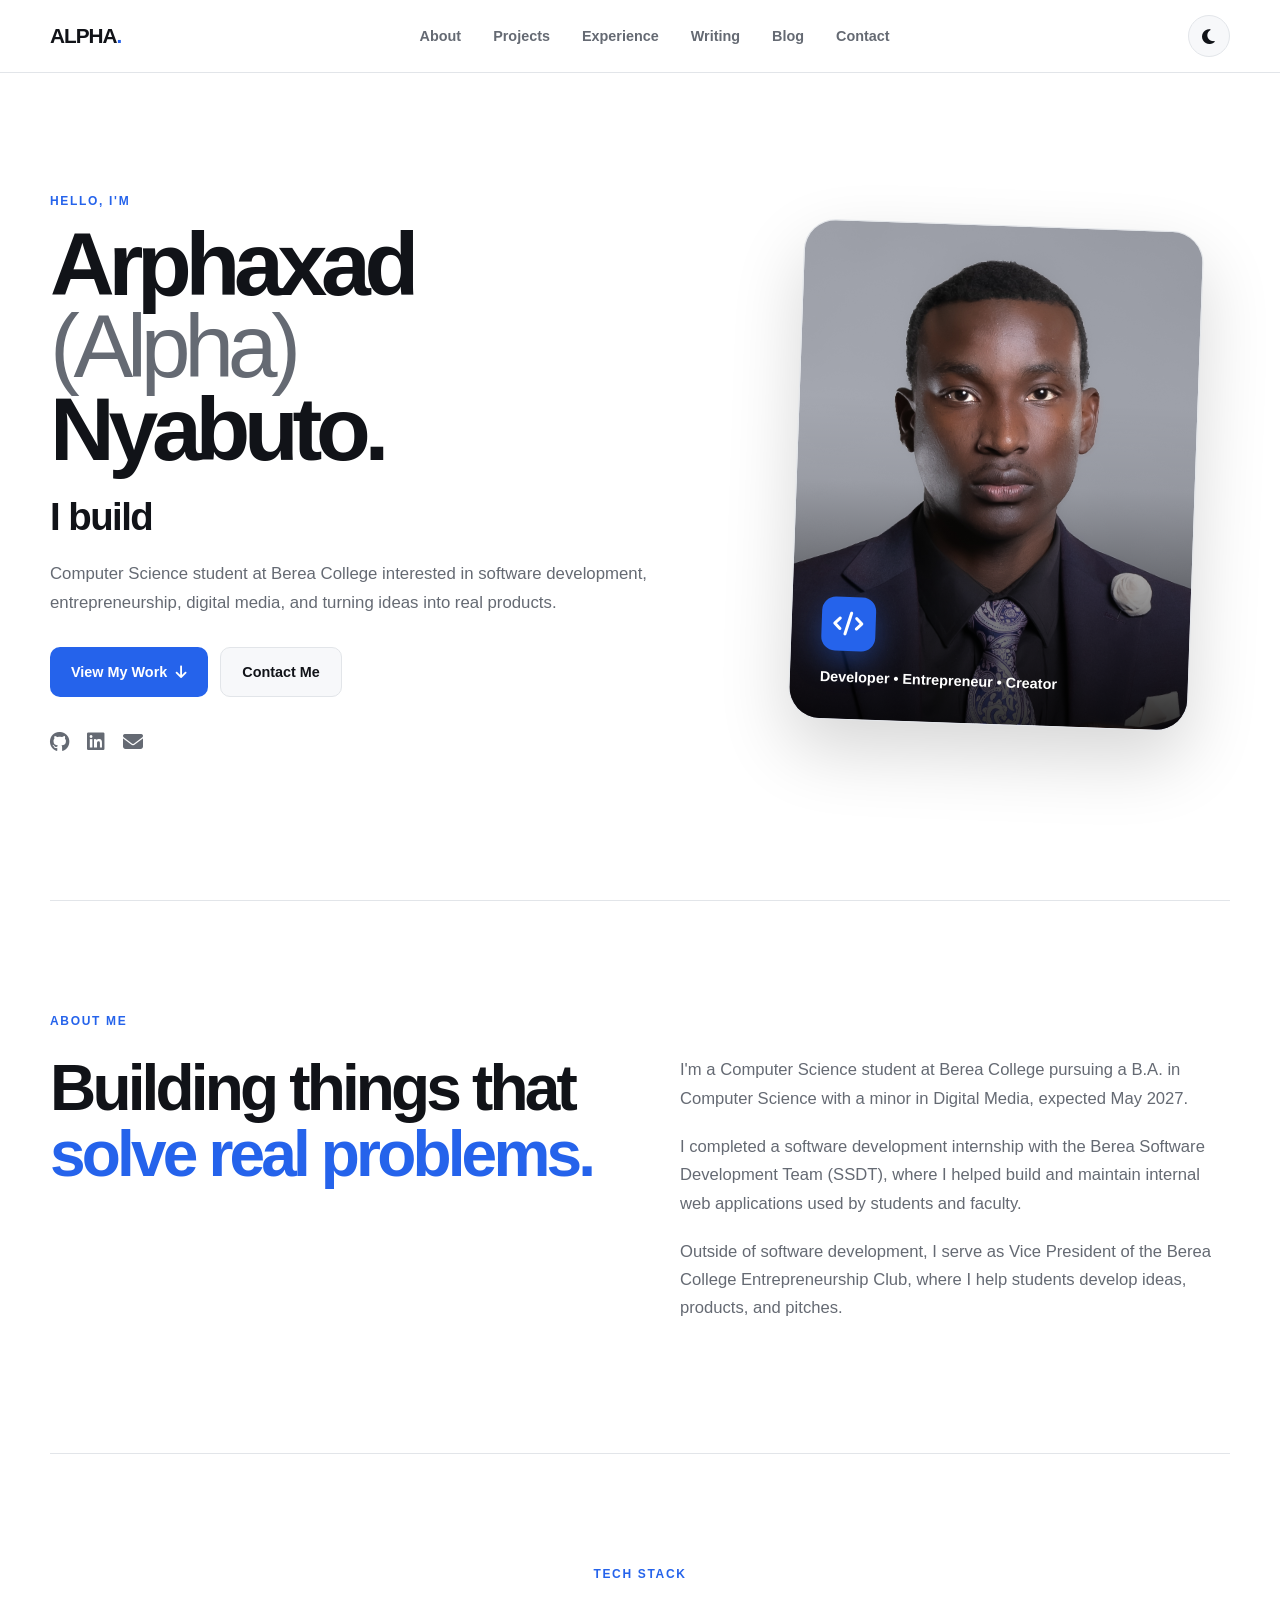
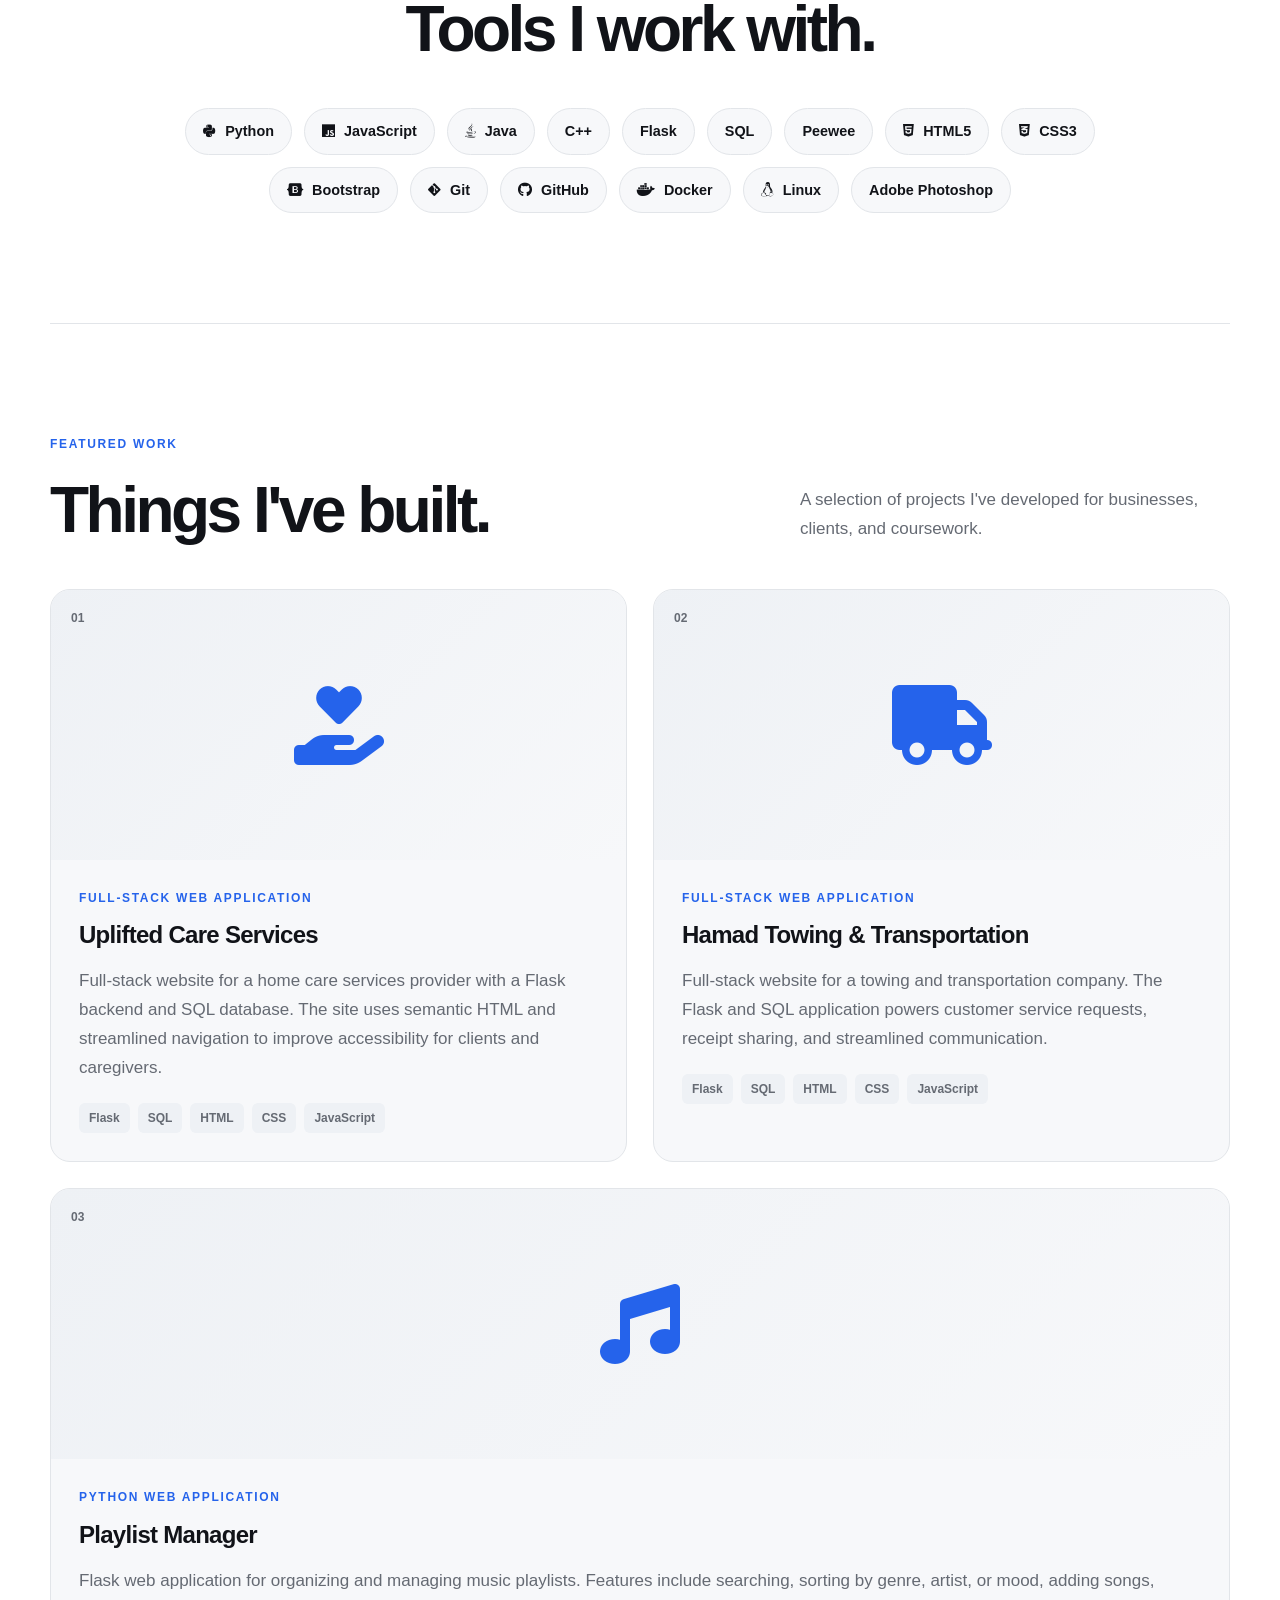
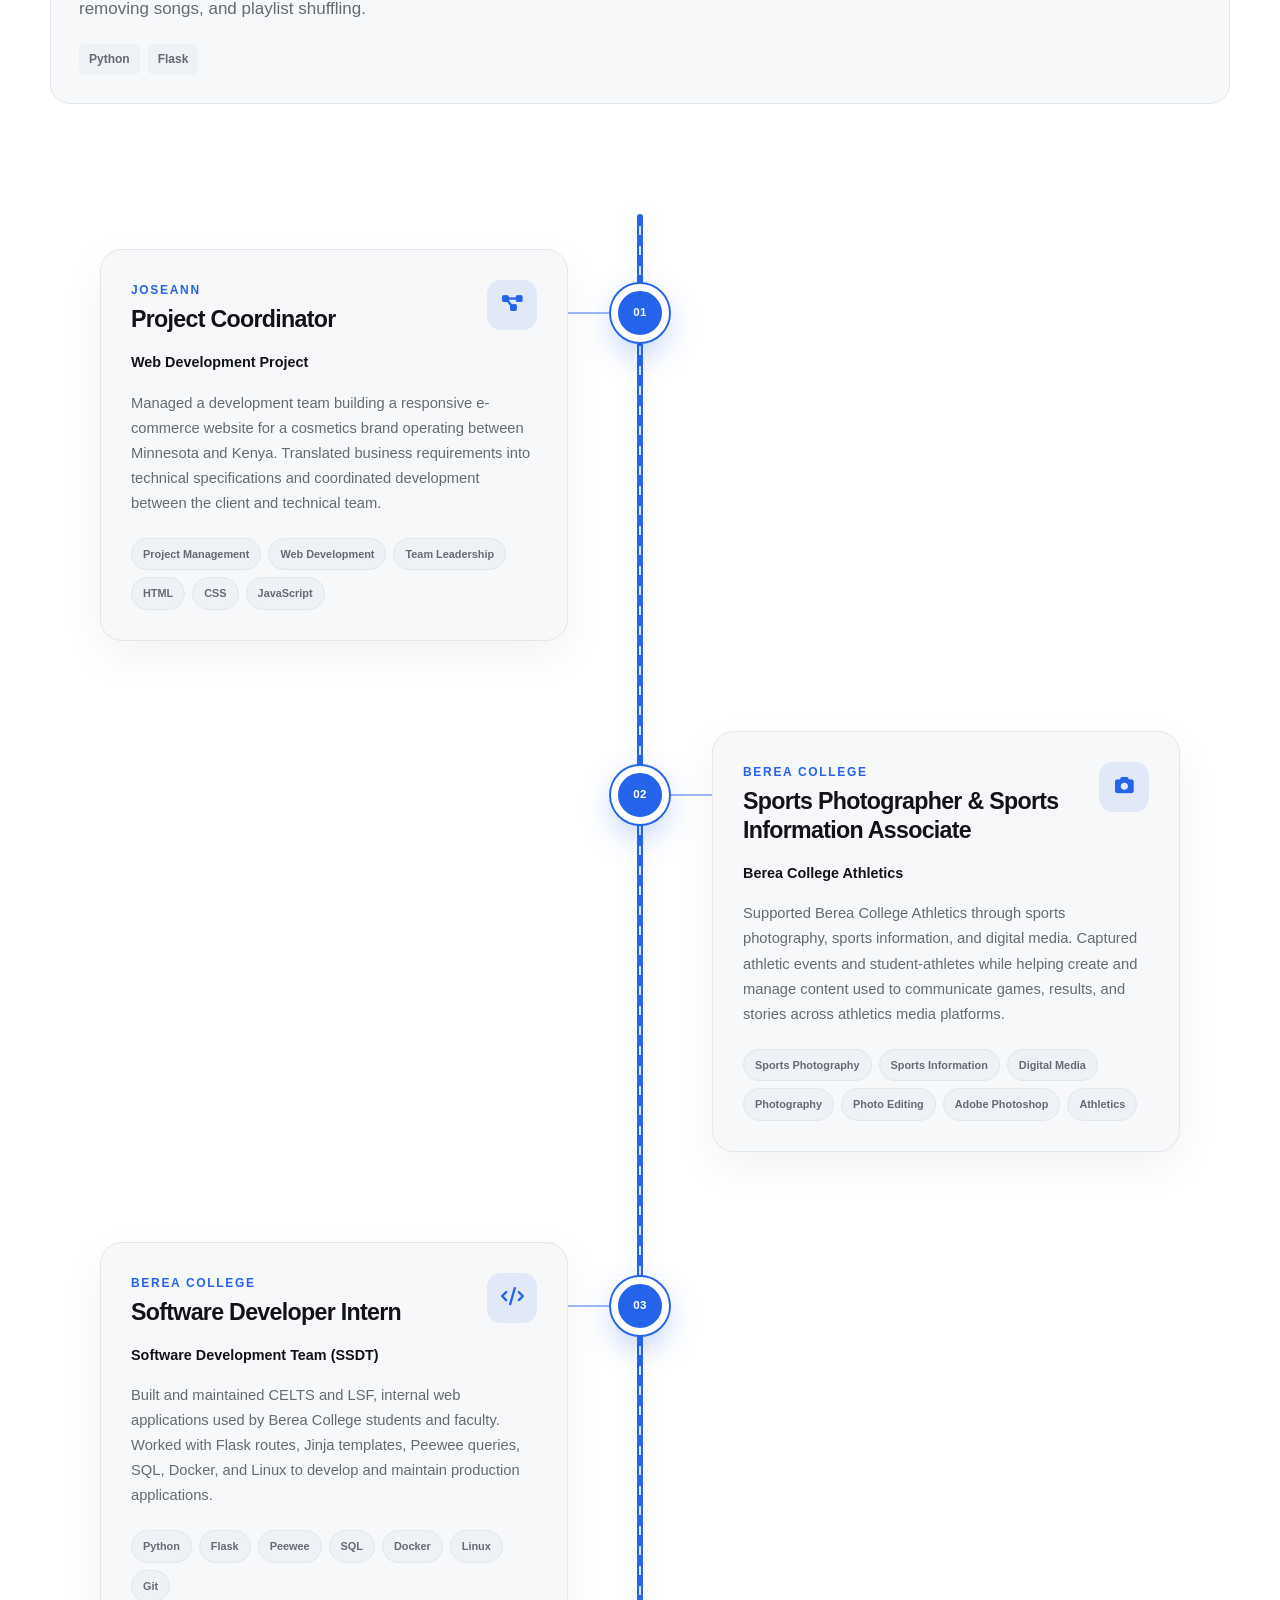
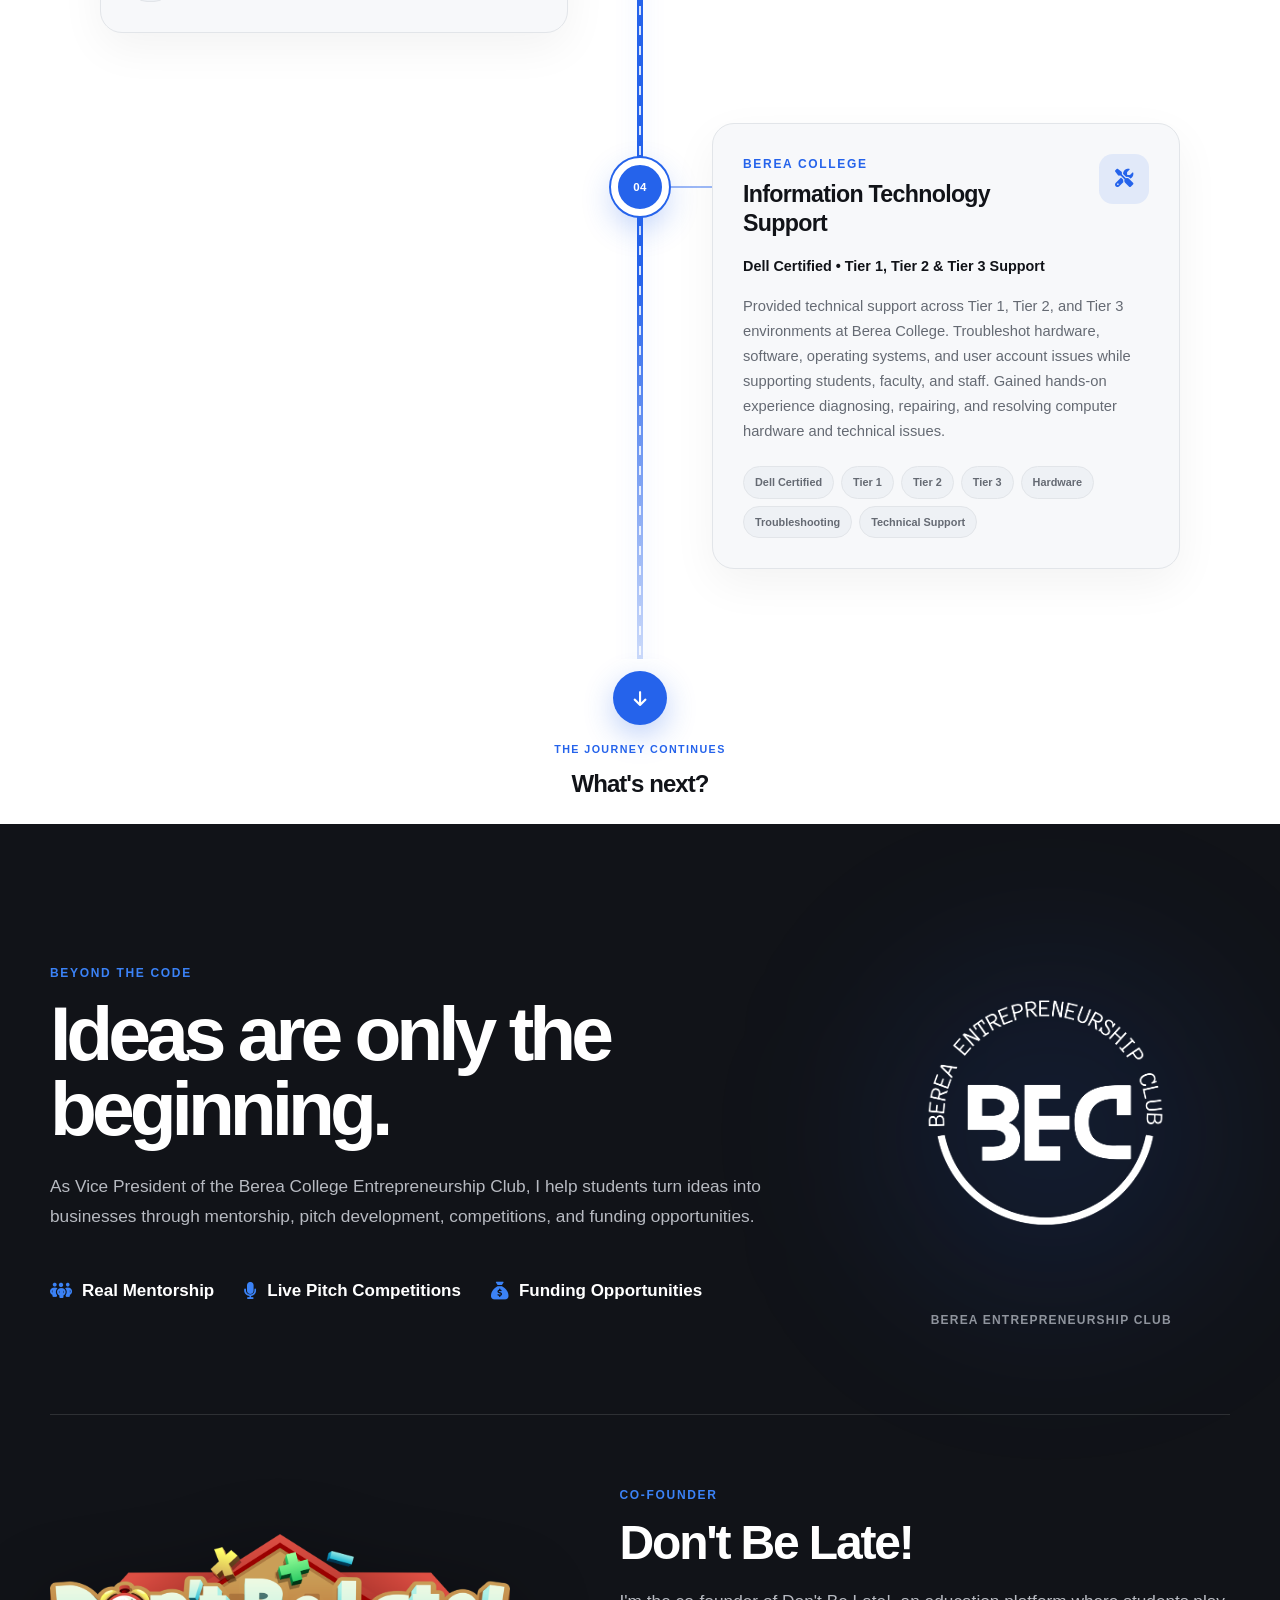
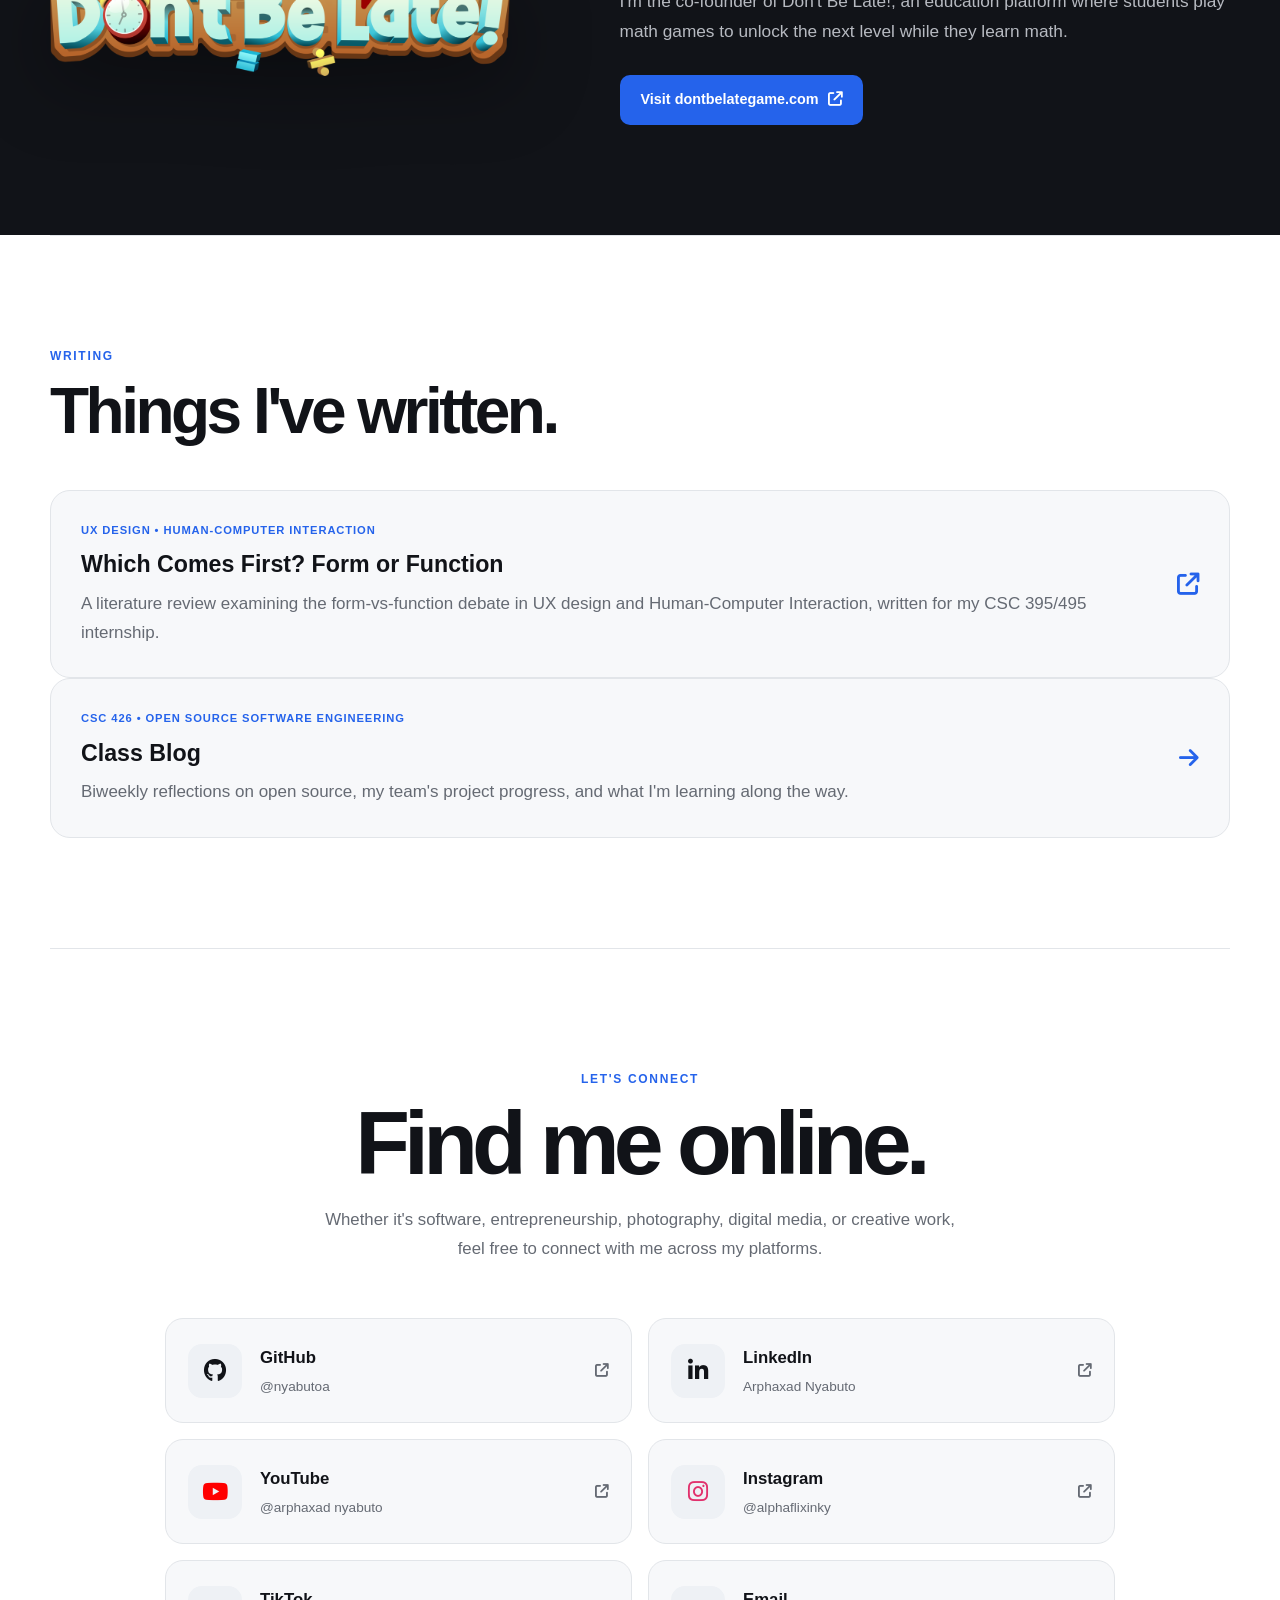
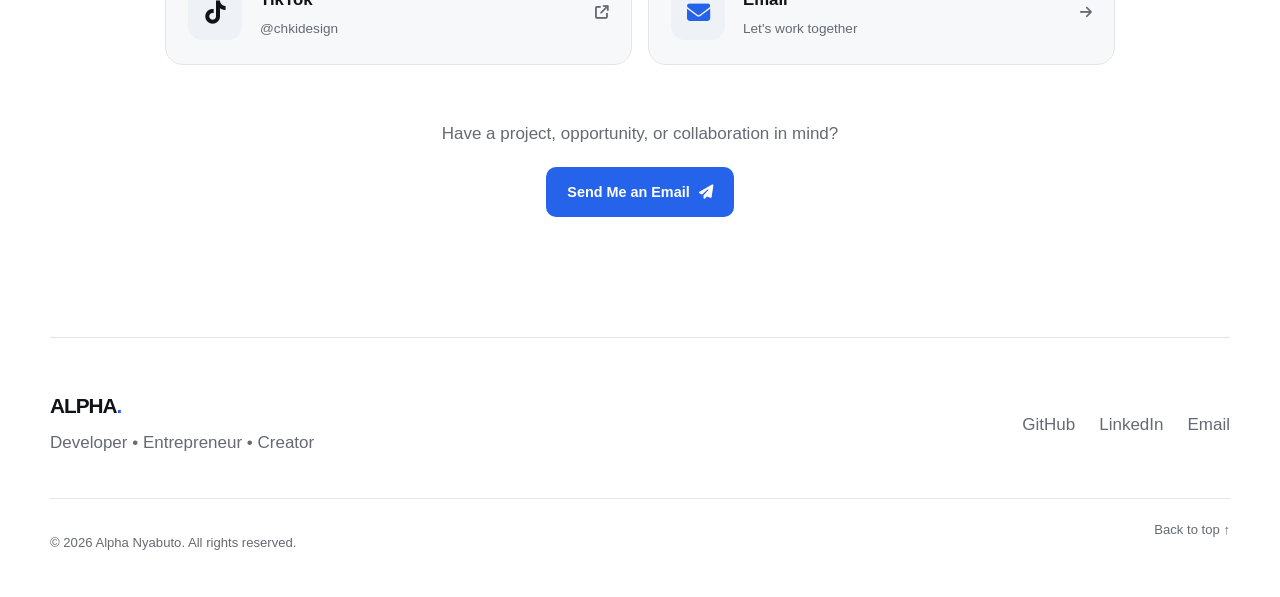
<file: index.html>
<!DOCTYPE html>
<html lang="en">

<head>
  <meta charset="UTF-8">
  <meta name="viewport" content="width=device-width, initial-scale=1.0">

  <meta
    name="description"
    content="Portfolio of Alpha Nyabuto, Computer Science student at Berea College, software developer, entrepreneur, and digital creator."
  >

  <title>Alpha Nyabuto | Developer & Creator</title>

  <link rel="stylesheet" href="style.css">

  <!-- Font Awesome -->
  <link
    rel="stylesheet"
    href="https://cdnjs.cloudflare.com/ajax/libs/font-awesome/6.5.2/css/all.min.css"
  >
</head>

<body>

  <!-- ================= NAVIGATION ================= -->

  <nav class="navbar">

    <div class="nav-container">

      <a href="#home" class="logo">
        ALPHA<span>.</span>
      </a>

      <div class="nav-links">
        <a href="#about">About</a>
        <a href="#projects">Projects</a>
        <a href="#experience">Experience</a>
        <a href="#writing">Writing</a>
        <a href="blog/index.html">Blog</a>
        <a href="#contact">Contact</a>
      </div>

      <button
        id="theme-toggle"
        aria-label="Toggle dark mode"
      >
        <i class="fa-solid fa-moon"></i>
      </button>

    </div>

  </nav>


  <!-- ================= HERO ================= -->

  <header class="hero" id="home">

    <div class="hero-content">

      <!-- LEFT -->

      <div class="hero-text">

        <p class="eyebrow">
          HELLO, I'M
        </p>

        <h1>
          Arphaxad
          <span>(Alpha)</span>
          Nyabuto.
        </h1>

        <h2>
          I build
          <span id="changing-text">
            software.
          </span>
        </h2>

        <p class="hero-description">
          Computer Science student at Berea College interested in
          software development, entrepreneurship, digital media,
          and turning ideas into real products.
        </p>

        <div class="hero-buttons">

          <a
            href="#projects"
            class="btn primary-btn"
          >
            View My Work
            <i class="fa-solid fa-arrow-down"></i>
          </a>

          <a
            href="#contact"
            class="btn secondary-btn"
          >
            Contact Me
          </a>

        </div>


        <div class="hero-socials">

          <a
            href="https://github.com/nyabutoa"
            target="_blank"
            rel="noopener noreferrer"
            aria-label="GitHub"
          >
            <i class="fa-brands fa-github"></i>
          </a>

          <a
            href="https://www.linkedin.com/in/arphaxad-nyabuto-2800401a0/"
            target="_blank"
            rel="noopener noreferrer"
            aria-label="LinkedIn"
          >
            <i class="fa-brands fa-linkedin"></i>
          </a>

          <a
            href="mailto:naybutoarpha768@gmail.com"
            aria-label="Email"
          >
            <i class="fa-solid fa-envelope"></i>
          </a>

        </div>

      </div>


      <!-- RIGHT / PROFILE -->

      <div class="hero-image">

        <div class="profile-card">

          <img
            src="profile.jpg"
            alt="Portrait of Alpha Nyabuto"
            class="profile-photo"
          >

          <div class="profile-overlay"></div>

          <div class="profile-card-content">

            <div class="code-icon">
              <i class="fa-solid fa-code"></i>
            </div>

            <p>
              Developer • Entrepreneur • Creator
            </p>

          </div>

        </div>

      </div>

    </div>

  </header>


  <main>

    <!-- ================= ABOUT ================= -->

    <section
      id="about"
      class="section reveal"
    >

      <p class="section-label">
        ABOUT ME
      </p>

      <div class="about-grid">

        <h2>
          Building things that
          <span>
            solve real problems.
          </span>
        </h2>


        <div class="about-content">

          <p>
            I'm a Computer Science student at Berea College pursuing
            a B.A. in Computer Science with a minor in Digital Media,
            expected May 2027.
          </p>

          <p>
            I completed a software development internship with the
            Berea Software Development Team (SSDT), where I helped
            build and maintain internal web applications used by
            students and faculty.
          </p>

          <p>
            Outside of software development, I serve as Vice President
            of the Berea College Entrepreneurship Club, where I help
            students develop ideas, products, and pitches.
          </p>

        </div>

      </div>

    </section>


    <!-- ================= SKILLS ================= -->

    <section class="section skills-section reveal">

      <p class="section-label">
        TECH STACK
      </p>

      <h2 class="section-title">
        Tools I work with.
      </h2>

      <div class="skill-container">

        <span>
          <i class="fa-brands fa-python"></i>
          Python
        </span>

        <span>
          <i class="fa-brands fa-js"></i>
          JavaScript
        </span>

        <span>
          <i class="fa-brands fa-java"></i>
          Java
        </span>

        <span>C++</span>
        <span>Flask</span>
        <span>SQL</span>
        <span>Peewee</span>

        <span>
          <i class="fa-brands fa-html5"></i>
          HTML5
        </span>

        <span>
          <i class="fa-brands fa-css3-alt"></i>
          CSS3
        </span>

        <span>
          <i class="fa-brands fa-bootstrap"></i>
          Bootstrap
        </span>

        <span>
          <i class="fa-brands fa-git-alt"></i>
          Git
        </span>

        <span>
          <i class="fa-brands fa-github"></i>
          GitHub
        </span>

        <span>
          <i class="fa-brands fa-docker"></i>
          Docker
        </span>

        <span>
          <i class="fa-brands fa-linux"></i>
          Linux
        </span>

        <span>
          Adobe Photoshop
        </span>

      </div>

    </section>


    <!-- ================= PROJECTS ================= -->

    <section
      id="projects"
      class="section reveal"
    >

      <p class="section-label">
        FEATURED WORK
      </p>

      <div class="section-heading">

        <h2 class="section-title">
          Things I've built.
        </h2>

        <p>
          A selection of projects I've developed for businesses,
          clients, and coursework.
        </p>

      </div>


      <div class="project-grid">

        <!-- PROJECT 1 -->

        <article class="project-card">

          <div class="project-image">

            <span class="project-number">
              01
            </span>

            <i class="fa-solid fa-hand-holding-heart"></i>

          </div>

          <div class="project-info">

            <p class="project-type">
              FULL-STACK WEB APPLICATION
            </p>

            <h3>
              Uplifted Care Services
            </h3>

            <p>
              Full-stack website for a home care services provider
              with a Flask backend and SQL database. The site uses
              semantic HTML and streamlined navigation to improve
              accessibility for clients and caregivers.
            </p>

            <div class="project-tags">
              <span>Flask</span>
              <span>SQL</span>
              <span>HTML</span>
              <span>CSS</span>
              <span>JavaScript</span>
            </div>

          </div>

        </article>


        <!-- PROJECT 2 -->

        <article class="project-card">

          <div class="project-image">

            <span class="project-number">
              02
            </span>

            <i class="fa-solid fa-truck"></i>

          </div>

          <div class="project-info">

            <p class="project-type">
              FULL-STACK WEB APPLICATION
            </p>

            <h3>
              Hamad Towing & Transportation
            </h3>

            <p>
              Full-stack website for a towing and transportation
              company. The Flask and SQL application powers customer
              service requests, receipt sharing, and streamlined
              communication.
            </p>

            <div class="project-tags">
              <span>Flask</span>
              <span>SQL</span>
              <span>HTML</span>
              <span>CSS</span>
              <span>JavaScript</span>
            </div>

          </div>

        </article>


        <!-- PROJECT 3 -->

        <article class="project-card">

          <div class="project-image">

            <span class="project-number">
              03
            </span>

            <i class="fa-solid fa-music"></i>

          </div>

          <div class="project-info">

            <p class="project-type">
              PYTHON WEB APPLICATION
            </p>

            <h3>
              Playlist Manager
            </h3>

            <p>
              Flask web application for organizing and managing
              music playlists. Features include searching, sorting
              by genre, artist, or mood, adding songs, removing songs,
              and playlist shuffling.
            </p>

            <div class="project-tags">
              <span>Python</span>
              <span>Flask</span>
            </div>

          </div>

        </article>

      </div>

    </section>


<div class="career-roadmap">

  <!-- ROAD -->
  <div class="road-line"></div>


  <!-- =====================================================
       01 — JOSEANN
  ====================================================== -->

  <div class="roadmap-stop roadmap-left">

    <div class="road-marker">
      <span>01</span>
    </div>

    <article class="experience-card">

      <div class="experience-card-top">

        <div>
          <p class="company">JOSEANN</p>
          <h3>Project Coordinator</h3>
        </div>

        <div class="experience-icon">
          <i class="fa-solid fa-diagram-project"></i>
        </div>

      </div>

      <p class="position-subtitle">
        Web Development Project
      </p>

      <p class="experience-description">
        Managed a development team building a responsive
        e-commerce website for a cosmetics brand operating
        between Minnesota and Kenya. Translated business
        requirements into technical specifications and
        coordinated development between the client and
        technical team.
      </p>

      <div class="experience-tags">
        <span>Project Management</span>
        <span>Web Development</span>
        <span>Team Leadership</span>
        <span>HTML</span>
        <span>CSS</span>
        <span>JavaScript</span>
      </div>

    </article>

  </div>


  <!-- =====================================================
       02 — SPORTS PHOTOGRAPHY & SPORTS INFORMATION
  ====================================================== -->

  <div class="roadmap-stop roadmap-right">

    <div class="road-marker">
      <span>02</span>
    </div>

    <article class="experience-card">

      <div class="experience-card-top">

        <div>
          <p class="company">BEREA COLLEGE</p>

          <h3>
            Sports Photographer &amp;
            Sports Information Associate
          </h3>
        </div>

        <div class="experience-icon">
          <i class="fa-solid fa-camera"></i>
        </div>

      </div>

      <p class="position-subtitle">
        Berea College Athletics
      </p>

      <p class="experience-description">
        Supported Berea College Athletics through sports
        photography, sports information, and digital media.
        Captured athletic events and student-athletes while
        helping create and manage content used to communicate
        games, results, and stories across athletics media
        platforms.
      </p>

      <div class="experience-tags">
        <span>Sports Photography</span>
        <span>Sports Information</span>
        <span>Digital Media</span>
        <span>Photography</span>
        <span>Photo Editing</span>
        <span>Adobe Photoshop</span>
        <span>Athletics</span>
      </div>

    </article>

  </div>


  <!-- =====================================================
       03 — SOFTWARE DEVELOPMENT
  ====================================================== -->

  <div class="roadmap-stop roadmap-left">

    <div class="road-marker">
      <span>03</span>
    </div>

    <article class="experience-card">

      <div class="experience-card-top">

        <div>
          <p class="company">BEREA COLLEGE</p>

          <h3>Software Developer Intern</h3>
        </div>

        <div class="experience-icon">
          <i class="fa-solid fa-code"></i>
        </div>

      </div>

      <p class="position-subtitle">
        Software Development Team (SSDT)
      </p>

      <p class="experience-description">
        Built and maintained CELTS and LSF, internal web
        applications used by Berea College students and
        faculty. Worked with Flask routes, Jinja templates,
        Peewee queries, SQL, Docker, and Linux to develop
        and maintain production applications.
      </p>

      <div class="experience-tags">
        <span>Python</span>
        <span>Flask</span>
        <span>Peewee</span>
        <span>SQL</span>
        <span>Docker</span>
        <span>Linux</span>
        <span>Git</span>
      </div>

    </article>

  </div>


  <!-- =====================================================
       04 — INFORMATION TECHNOLOGY
  ====================================================== -->

  <div class="roadmap-stop roadmap-right">

    <div class="road-marker">
      <span>04</span>
    </div>

    <article class="experience-card">

      <div class="experience-card-top">

        <div>
          <p class="company">BEREA COLLEGE</p>

          <h3>Information Technology Support</h3>
        </div>

        <div class="experience-icon">
          <i class="fa-solid fa-screwdriver-wrench"></i>
        </div>

      </div>

      <p class="position-subtitle">
        Dell Certified • Tier 1, Tier 2 &amp; Tier 3 Support
      </p>

      <p class="experience-description">
        Provided technical support across Tier 1, Tier 2,
        and Tier 3 environments at Berea College.
        Troubleshot hardware, software, operating systems,
        and user account issues while supporting students,
        faculty, and staff. Gained hands-on experience
        diagnosing, repairing, and resolving computer
        hardware and technical issues.
      </p>

      <div class="experience-tags">
        <span>Dell Certified</span>
        <span>Tier 1</span>
        <span>Tier 2</span>
        <span>Tier 3</span>
        <span>Hardware</span>
        <span>Troubleshooting</span>
        <span>Technical Support</span>
      </div>

    </article>

  </div>


  <!-- =====================================================
       ROAD CONTINUES
  ====================================================== -->

  <div class="roadmap-end">

    <div class="end-marker">
      <i class="fa-solid fa-arrow-down"></i>
    </div>

    <p>THE JOURNEY CONTINUES</p>

    <h3>What's next?</h3>

  </div>

</div>

    <!-- ================= ENTREPRENEURSHIP ================= -->

    <section class="beyond-section reveal">

      <div class="beyond-content">

        <!-- LEFT -->

        <div class="beyond-text">

          <p class="section-label">
            BEYOND THE CODE
          </p>

          <h2>
            Ideas are only the beginning.
          </h2>

          <p class="beyond-description">
            As Vice President of the Berea College Entrepreneurship
            Club, I help students turn ideas into businesses through
            mentorship, pitch development, competitions, and funding
            opportunities.
          </p>


          <div class="beyond-features">

            <div>
              <i class="fa-solid fa-people-group"></i>
              <span>Real Mentorship</span>
            </div>

            <div>
              <i class="fa-solid fa-microphone"></i>
              <span>Live Pitch Competitions</span>
            </div>

            <div>
              <i class="fa-solid fa-sack-dollar"></i>
              <span>Funding Opportunities</span>
            </div>

          </div>

        </div>


        <!-- RIGHT / BEC -->

        <div class="bec-logo-container">

          <img
            src="1.png"
            alt="Berea Entrepreneurship Club BEC logo"
            class="bec-logo"
          >

          <p>
            Berea Entrepreneurship Club
          </p>

        </div>

      </div>


      <!-- DON'T BE LATE -->

      <div class="dbl-block">

        <div class="dbl-logo-container">

          <a
            href="https://www.dontbelategame.com"
            target="_blank"
            rel="noopener noreferrer"
            aria-label="Visit Don't Be Late! website"
          >
            <img
              src="dont-be-late.png"
              alt="Don't Be Late! logo"
              class="dbl-logo"
            >
          </a>

        </div>

        <div class="dbl-text">

          <p class="section-label">
            CO-FOUNDER
          </p>

          <h3>
            Don't Be Late!
          </h3>

          <p class="beyond-description">
            I'm the co-founder of Don't Be Late!, an education
            platform where students play math games to unlock the
            next level while they learn math.
          </p>

          <a
            href="https://www.dontbelategame.com"
            target="_blank"
            rel="noopener noreferrer"
            class="btn primary-btn dbl-link"
          >
            Visit dontbelategame.com
            <i class="fa-solid fa-arrow-up-right-from-square"></i>
          </a>

        </div>

      </div>

    </section>


    <!-- ================= WRITING ================= -->

    <section
      id="writing"
      class="section reveal"
    >

      <p class="section-label">
        WRITING
      </p>

      <h2 class="section-title">
        Things I've written.
      </h2>


      <a
        href="internship-paper.pdf"
        target="_blank"
        rel="noopener noreferrer"
        class="writing-card"
      >

        <div>

          <p>
            UX DESIGN • HUMAN-COMPUTER INTERACTION
          </p>

          <h3>
            Which Comes First? Form or Function
          </h3>

          <span>
            A literature review examining the form-vs-function
            debate in UX design and Human-Computer Interaction,
            written for my CSC 395/495 internship.
          </span>

        </div>

        <i class="fa-solid fa-arrow-up-right-from-square"></i>

      </a>

      <a
        href="blog/index.html"
        class="writing-card"
      >

        <div>

          <p>
            CSC 426 • OPEN SOURCE SOFTWARE ENGINEERING
          </p>

          <h3>
            Class Blog
          </h3>

          <span>
            Biweekly reflections on open source, my team's
            project progress, and what I'm learning along the way.
          </span>

        </div>

        <i class="fa-solid fa-arrow-right"></i>

      </a>

    </section>


<!-- ================= CONTACT ================= -->

<section id="contact" class="contact-section reveal">

  <p class="section-label">
    LET'S CONNECT
  </p>

  <h2>
    Find me online.
  </h2>

  <p class="contact-intro">
    Whether it's software, entrepreneurship, photography,
    digital media, or creative work, feel free to connect
    with me across my platforms.
  </p>


  <div class="social-grid">

    <!-- GITHUB -->

    <a
      href="https://github.com/nyabutoa"
      target="_blank"
      rel="noopener noreferrer"
      class="social-card"
    >

      <div class="social-icon">
        <i class="fa-brands fa-github"></i>
      </div>

      <div class="social-info">
        <span class="social-name">GitHub</span>
        <span class="social-handle">@nyabutoa</span>
      </div>

      <i class="fa-solid fa-arrow-up-right-from-square social-arrow"></i>

    </a>


    <!-- LINKEDIN -->

    <a
      href="https://www.linkedin.com/in/arphaxad-nyabuto-2800401a0/"
      target="_blank"
      rel="noopener noreferrer"
      class="social-card"
    >

      <div class="social-icon">
        <i class="fa-brands fa-linkedin-in"></i>
      </div>

      <div class="social-info">
        <span class="social-name">LinkedIn</span>
        <span class="social-handle">Arphaxad Nyabuto</span>
      </div>

      <i class="fa-solid fa-arrow-up-right-from-square social-arrow"></i>

    </a>


    <!-- YOUTUBE -->

    <a
      href="#"
      target="_blank"
      rel="noopener noreferrer"
      class="social-card"
    >

      <div class="social-icon youtube-icon">
        <i class="fa-brands fa-youtube"></i>
      </div>

      <div class="social-info">
        <span class="social-name">YouTube</span>
        <span class="social-handle">@arphaxad nyabuto</span>
      </div>

      <i class="fa-solid fa-arrow-up-right-from-square social-arrow"></i>

    </a>


    <!-- INSTAGRAM -->

    <a
      href="#"
      target="_blank"
      rel="noopener noreferrer"
      class="social-card"
    >

      <div class="social-icon instagram-icon">
        <i class="fa-brands fa-instagram"></i>
      </div>

      <div class="social-info">
        <span class="social-name">Instagram</span>
        <span class="social-handle">@alphaflixinky</span>
      </div>

      <i class="fa-solid fa-arrow-up-right-from-square social-arrow"></i>

    </a>


    <!-- TIKTOK -->

    <a
      href="#"
      target="_blank"
      rel="noopener noreferrer"
      class="social-card"
    >

      <div class="social-icon tiktok-icon">
        <i class="fa-brands fa-tiktok"></i>
      </div>

      <div class="social-info">
        <span class="social-name">TikTok</span>
        <span class="social-handle">@chkidesign</span>
      </div>

      <i class="fa-solid fa-arrow-up-right-from-square social-arrow"></i>

    </a>


    <!-- EMAIL -->

    <a
      href="mailto:naybutoarpha768@gmail.com"
      class="social-card"
    >

      <div class="social-icon email-icon">
        <i class="fa-solid fa-envelope"></i>
      </div>

      <div class="social-info">
        <span class="social-name">Email</span>
        <span class="social-handle">Let's work together</span>
      </div>

      <i class="fa-solid fa-arrow-right social-arrow"></i>

    </a>

  </div>


  <div class="contact-cta">

    <p>
      Have a project, opportunity, or collaboration in mind?
    </p>

    <a
      href="mailto:naybutoarpha768@gmail.com"
      class="btn primary-btn"
    >
      Send Me an Email
      <i class="fa-solid fa-paper-plane"></i>
    </a>

  </div>

</section>

  <!-- ================= FOOTER ================= -->

  <footer>

    <div class="footer-content">

      <div>

        <a
          href="#home"
          class="logo"
        >
          ALPHA<span>.</span>
        </a>

        <p>
          Developer • Entrepreneur • Creator
        </p>

      </div>


      <div class="footer-links">

        <a
          href="https://github.com/nyabutoa"
          target="_blank"
          rel="noopener noreferrer"
        >
          GitHub
        </a>

        <a
          href="https://www.linkedin.com/in/arphaxad-nyabuto-2800401a0/"
          target="_blank"
          rel="noopener noreferrer"
        >
          LinkedIn
        </a>

        <a
          href="mailto:naybutoarpha768@gmail.com"
        >
          Email
        </a>

      </div>

    </div>


    <div class="footer-bottom">

      <p>
        &copy; 2026 Alpha Nyabuto.
        All rights reserved.
      </p>

      <a href="#home">
        Back to top ↑
      </a>

    </div>

  </footer>


  <script src="script.js"></script>

</body>

</html>
</file>
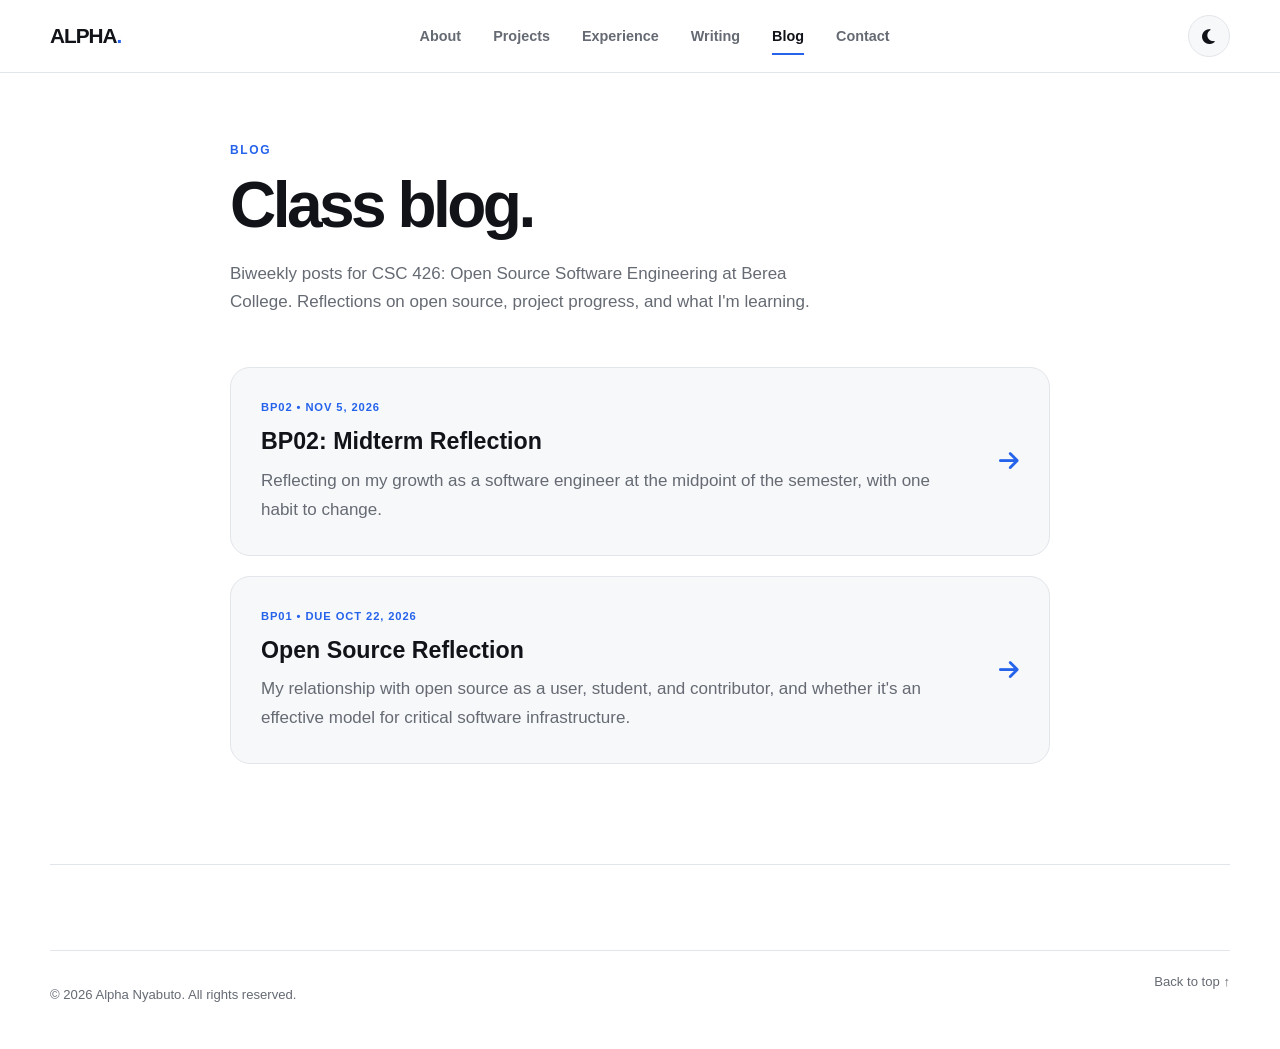
<file: blog/index.html>
<!DOCTYPE html>
<html lang="en">
<head>
  <meta charset="UTF-8">
  <meta name="viewport" content="width=device-width, initial-scale=1.0">
  <meta name="description" content="Class blog by Alpha Nyabuto for CSC 426: Open Source Software Engineering.">
  <title>Blog | Alpha Nyabuto</title>
  <link rel="stylesheet" href="../style.css?v=2">
  <link rel="stylesheet" href="https://cdnjs.cloudflare.com/ajax/libs/font-awesome/6.5.2/css/all.min.css">
</head>
<body>

  <nav class="navbar">
    <div class="nav-container">
      <a href="../index.html#home" class="logo">ALPHA<span>.</span></a>
      <div class="nav-links">
        <a href="../index.html#about">About</a>
        <a href="../index.html#projects">Projects</a>
        <a href="../index.html#experience">Experience</a>
        <a href="../index.html#writing">Writing</a>
        <a href="index.html" class="current">Blog</a>
        <a href="../index.html#contact">Contact</a>
      </div>
      <button id="theme-toggle" aria-label="Toggle dark mode"><i class="fa-solid fa-moon"></i></button>
    </div>
  </nav>

  <main class="blog-page" id="top">

    <header class="blog-header">
      <p class="section-label">BLOG</p>
      <h1 class="section-title">Class blog.</h1>
      <p class="blog-intro">
        Biweekly posts for CSC 426: Open Source Software Engineering at
        Berea College. Reflections on open source, project progress, and
        what I'm learning.
      </p>
    </header>

    <!-- New posts go at the TOP of this list. Copy a <a class="blog-card"> block. -->
    <div class="blog-list">

      <a href="bp02.html" class="blog-card">
        <div>
          <p class="blog-meta">BP02 &bull; NOV 5, 2026</p>
          <h2>BP02: Midterm Reflection</h2>
          <span>Reflecting on my growth as a software engineer at the midpoint of the semester, with one habit to change.</span>
        </div>
        <i class="fa-solid fa-arrow-right"></i>
      </a>

      <a href="bp01-open-source-reflection.html" class="blog-card">
        <div>
          <p class="blog-meta">BP01 &bull; DUE OCT 22, 2026</p>
          <h2>Open Source Reflection</h2>
          <span>
            My relationship with open source as a user, student, and
            contributor, and whether it's an effective model for critical
            software infrastructure.
          </span>
        </div>
        <i class="fa-solid fa-arrow-right"></i>
      </a>

    </div>

  </main>

  <footer>
    <div class="footer-bottom">
      <p>&copy; 2026 Alpha Nyabuto. All rights reserved.</p>
      <a href="#top">Back to top &uarr;</a>
    </div>
  </footer>

  <script src="../script.js"></script>
</body>
</html>
</file>
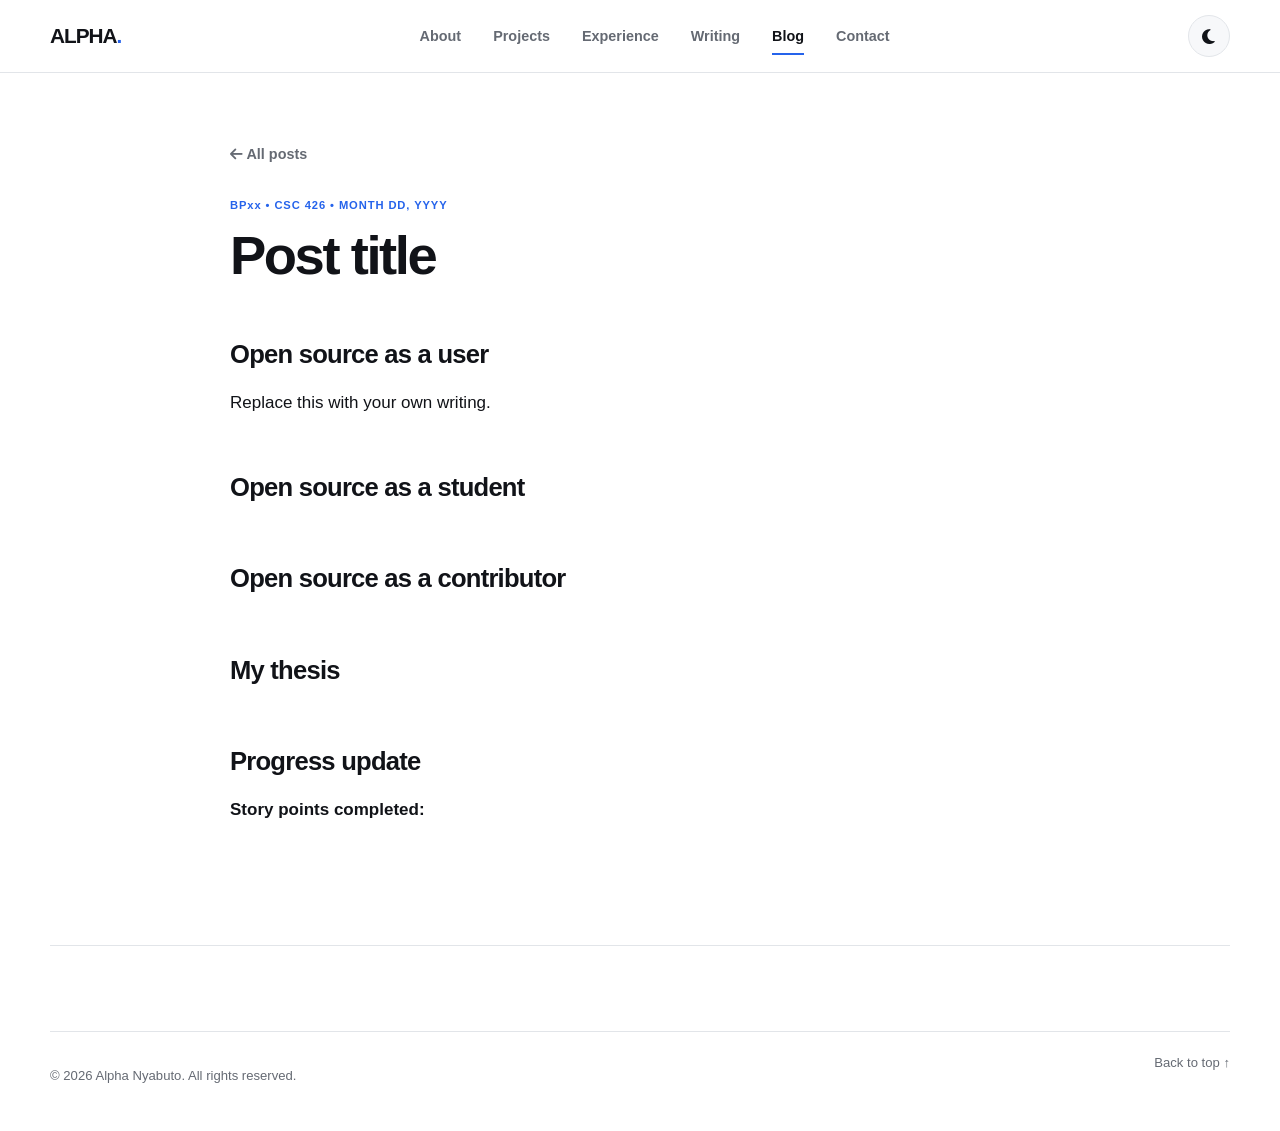
<file: blog/_template.html>
<!DOCTYPE html>
<html lang="en">
<head>
  <meta charset="UTF-8">
  <meta name="viewport" content="width=device-width, initial-scale=1.0">
  <meta name="description" content="CSC 426 blog post by Alpha Nyabuto.">
  <title>Post title | Alpha Nyabuto</title>
  <link rel="stylesheet" href="../style.css?v=2">
  <link rel="stylesheet" href="https://cdnjs.cloudflare.com/ajax/libs/font-awesome/6.5.2/css/all.min.css">
</head>
<body>

  <nav class="navbar">
    <div class="nav-container">
      <a href="../index.html#home" class="logo">ALPHA<span>.</span></a>
      <div class="nav-links">
        <a href="../index.html#about">About</a>
        <a href="../index.html#projects">Projects</a>
        <a href="../index.html#experience">Experience</a>
        <a href="../index.html#writing">Writing</a>
        <a href="index.html" class="current">Blog</a>
        <a href="../index.html#contact">Contact</a>
      </div>
      <button id="theme-toggle" aria-label="Toggle dark mode"><i class="fa-solid fa-moon"></i></button>
    </div>
  </nav>

  <main class="blog-page" id="top">

    <article class="blog-post">

      <a href="index.html" class="blog-back">
        <i class="fa-solid fa-arrow-left"></i> All posts
      </a>

      <header class="blog-post-header">
        <p class="blog-meta">BPxx &bull; CSC 426 &bull; MONTH DD, YYYY</p>
        <h1>Post title</h1>
      </header>

      <div class="blog-post-body">

        <!-- WRITE YOUR POST HERE (500+ words, written by you).
             Wrap each paragraph in <p>…</p>. Use <h2> for section headings.
             Suggested outline from the assignment:
               1. Open source as a user
               2. Open source as a student
               3. Open source as a contributor
               4. Pros vs. cons, and the tension between them
               5. Thesis: is open source effective for critical infrastructure?
                  (ethical reasoning + technical evidence)
               6. Progress update: story points completed and why -->

        <h2>Open source as a user</h2>
        <p>Replace this with your own writing.</p>

        <h2>Open source as a student</h2>
        <p></p>

        <h2>Open source as a contributor</h2>
        <p></p>

        <h2>My thesis</h2>
        <p></p>

        <h2>Progress update</h2>
        <p><strong>Story points completed:</strong> </p>
        <p></p>

      </div>

    </article>

  </main>

  <footer>
    <div class="footer-bottom">
      <p>&copy; 2026 Alpha Nyabuto. All rights reserved.</p>
      <a href="#top">Back to top &uarr;</a>
    </div>
  </footer>

  <script src="../script.js"></script>
</body>
</html>
</file>
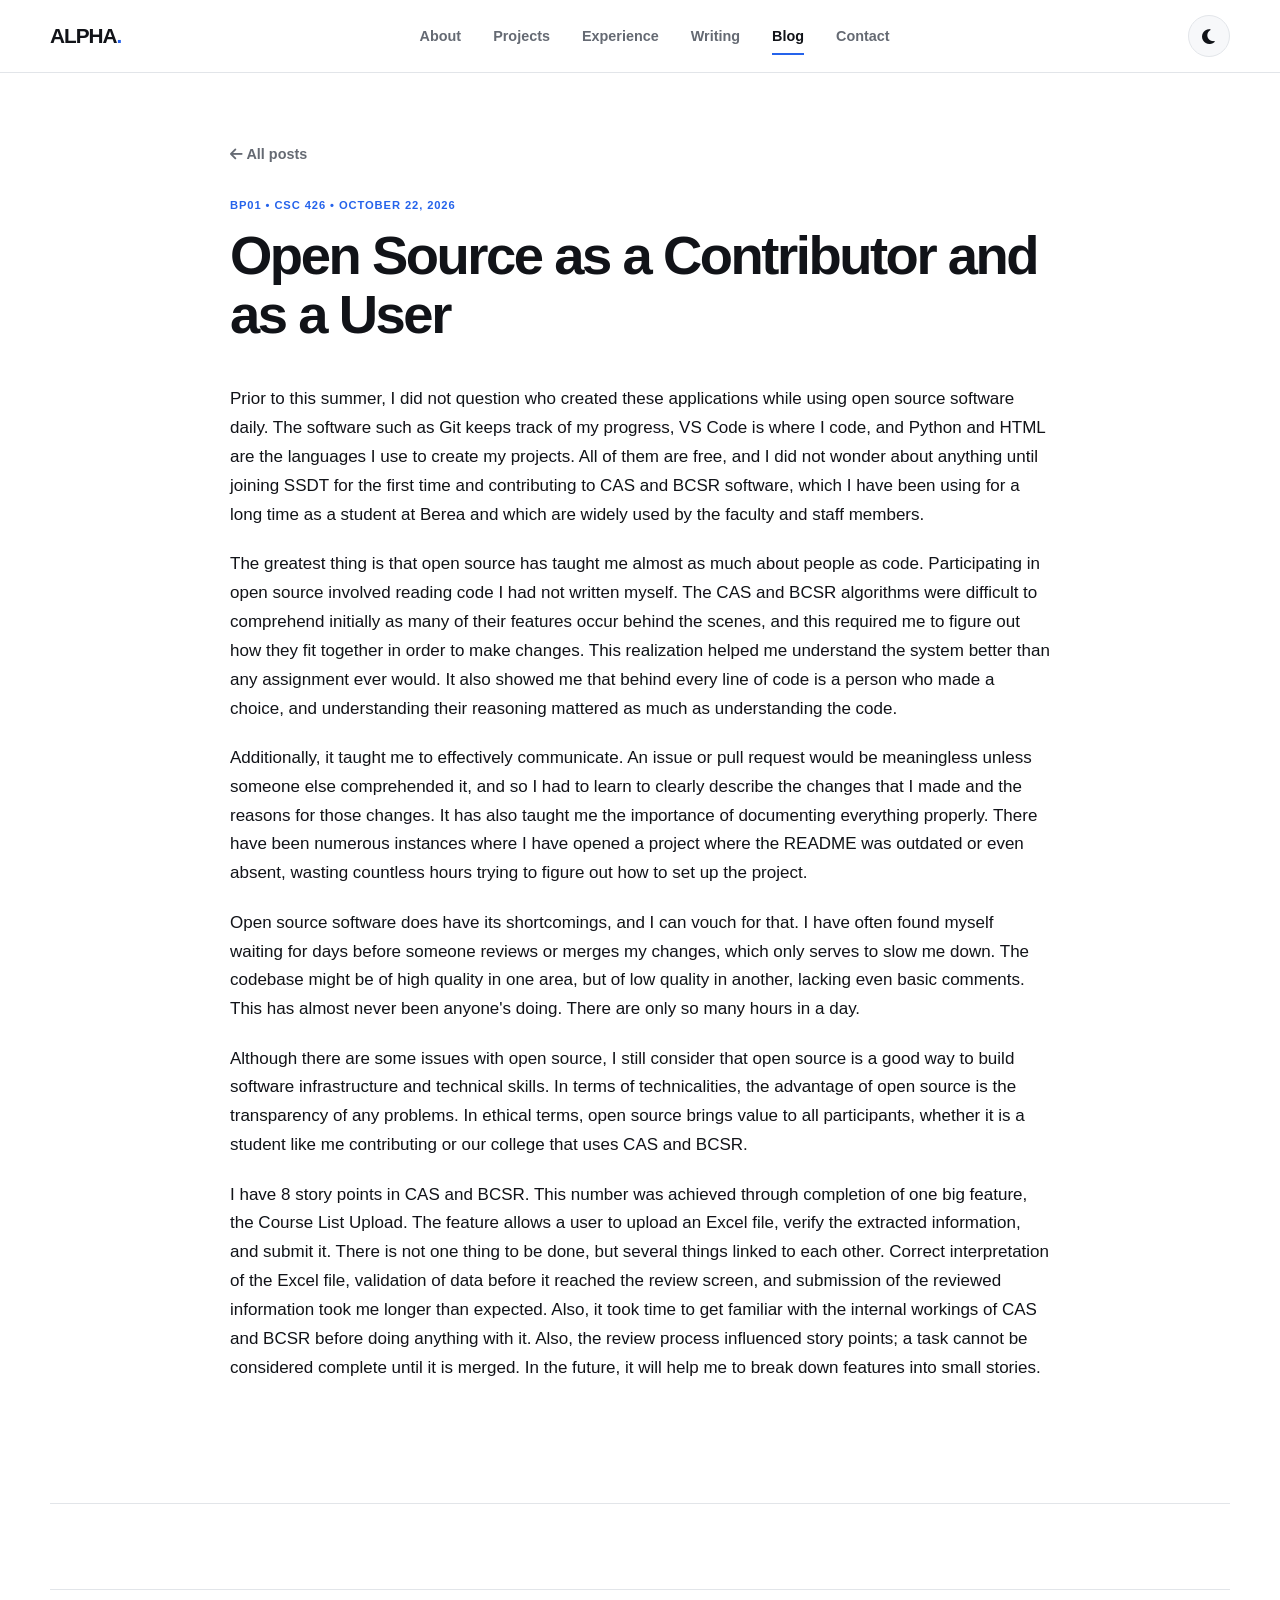
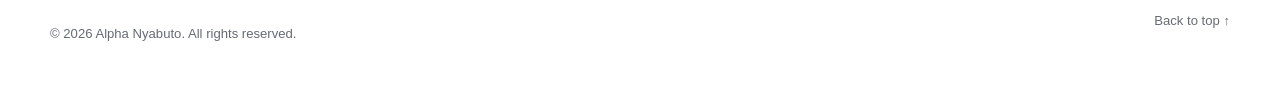
<file: blog/bp01-open-source-reflection.html>
<!DOCTYPE html>
<html lang="en">
<head>
  <meta charset="UTF-8">
  <meta name="viewport" content="width=device-width, initial-scale=1.0">
  <meta name="description" content="BP01: Open Source Reflection, CSC 426 blog post by Alpha Nyabuto.">
  <title>BP01: Open Source Reflection | Alpha Nyabuto</title>
  <link rel="stylesheet" href="../style.css?v=2">
  <link rel="stylesheet" href="https://cdnjs.cloudflare.com/ajax/libs/font-awesome/6.5.2/css/all.min.css">
</head>
<body>

  <nav class="navbar">
    <div class="nav-container">
      <a href="../index.html#home" class="logo">ALPHA<span>.</span></a>
      <div class="nav-links">
        <a href="../index.html#about">About</a>
        <a href="../index.html#projects">Projects</a>
        <a href="../index.html#experience">Experience</a>
        <a href="../index.html#writing">Writing</a>
        <a href="index.html" class="current">Blog</a>
        <a href="../index.html#contact">Contact</a>
      </div>
      <button id="theme-toggle" aria-label="Toggle dark mode"><i class="fa-solid fa-moon"></i></button>
    </div>
  </nav>

  <main class="blog-page" id="top">

    <article class="blog-post">

      <a href="index.html" class="blog-back">
        <i class="fa-solid fa-arrow-left"></i> All posts
      </a>

      <header class="blog-post-header">
        <p class="blog-meta">BP01 &bull; CSC 426 &bull; OCTOBER 22, 2026</p>
        <h1>Open Source as a Contributor and as a User</h1>
      </header>

      <div class="blog-post-body">

        <p>Prior to this summer, I did not question who created these applications while using open source software daily. The software such as Git keeps track of my progress, VS Code is where I code, and Python and HTML are the languages I use to create my projects. All of them are free, and I did not wonder about anything until joining SSDT for the first time and contributing to CAS and BCSR software, which I have been using for a long time as a student at Berea and which are widely used by the faculty and staff members.</p>

        <p>The greatest thing is that open source has taught me almost as much about people as code. Participating in open source involved reading code I had not written myself. The CAS and BCSR algorithms were difficult to comprehend initially as many of their features occur behind the scenes, and this required me to figure out how they fit together in order to make changes. This realization helped me understand the system better than any assignment ever would. It also showed me that behind every line of code is a person who made a choice, and understanding their reasoning mattered as much as understanding the code.</p>

        <p>Additionally, it taught me to effectively communicate. An issue or pull request would be meaningless unless someone else comprehended it, and so I had to learn to clearly describe the changes that I made and the reasons for those changes. It has also taught me the importance of documenting everything properly. There have been numerous instances where I have opened a project where the README was outdated or even absent, wasting countless hours trying to figure out how to set up the project.</p>

        <p>Open source software does have its shortcomings, and I can vouch for that. I have often found myself waiting for days before someone reviews or merges my changes, which only serves to slow me down. The codebase might be of high quality in one area, but of low quality in another, lacking even basic comments. This has almost never been anyone&#39;s doing. There are only so many hours in a day.</p>

        <p>Although there are some issues with open source, I still consider that open source is a good way to build software infrastructure and technical skills. In terms of technicalities, the advantage of open source is the transparency of any problems. In ethical terms, open source brings value to all participants, whether it is a student like me contributing or our college that uses CAS and BCSR.</p>

        <p>I have 8 story points in CAS and BCSR. This number was achieved through completion of one big feature, the Course List Upload. The feature allows a user to upload an Excel file, verify the extracted information, and submit it. There is not one thing to be done, but several things linked to each other. Correct interpretation of the Excel file, validation of data before it reached the review screen, and submission of the reviewed information took me longer than expected. Also, it took time to get familiar with the internal workings of CAS and BCSR before doing anything with it. Also, the review process influenced story points; a task cannot be considered complete until it is merged. In the future, it will help me to break down features into small stories.</p>

      </div>

    </article>

  </main>

  <footer>
    <div class="footer-bottom">
      <p>&copy; 2026 Alpha Nyabuto. All rights reserved.</p>
      <a href="#top">Back to top &uarr;</a>
    </div>
  </footer>

  <script src="../script.js"></script>
</body>
</html>
</file>
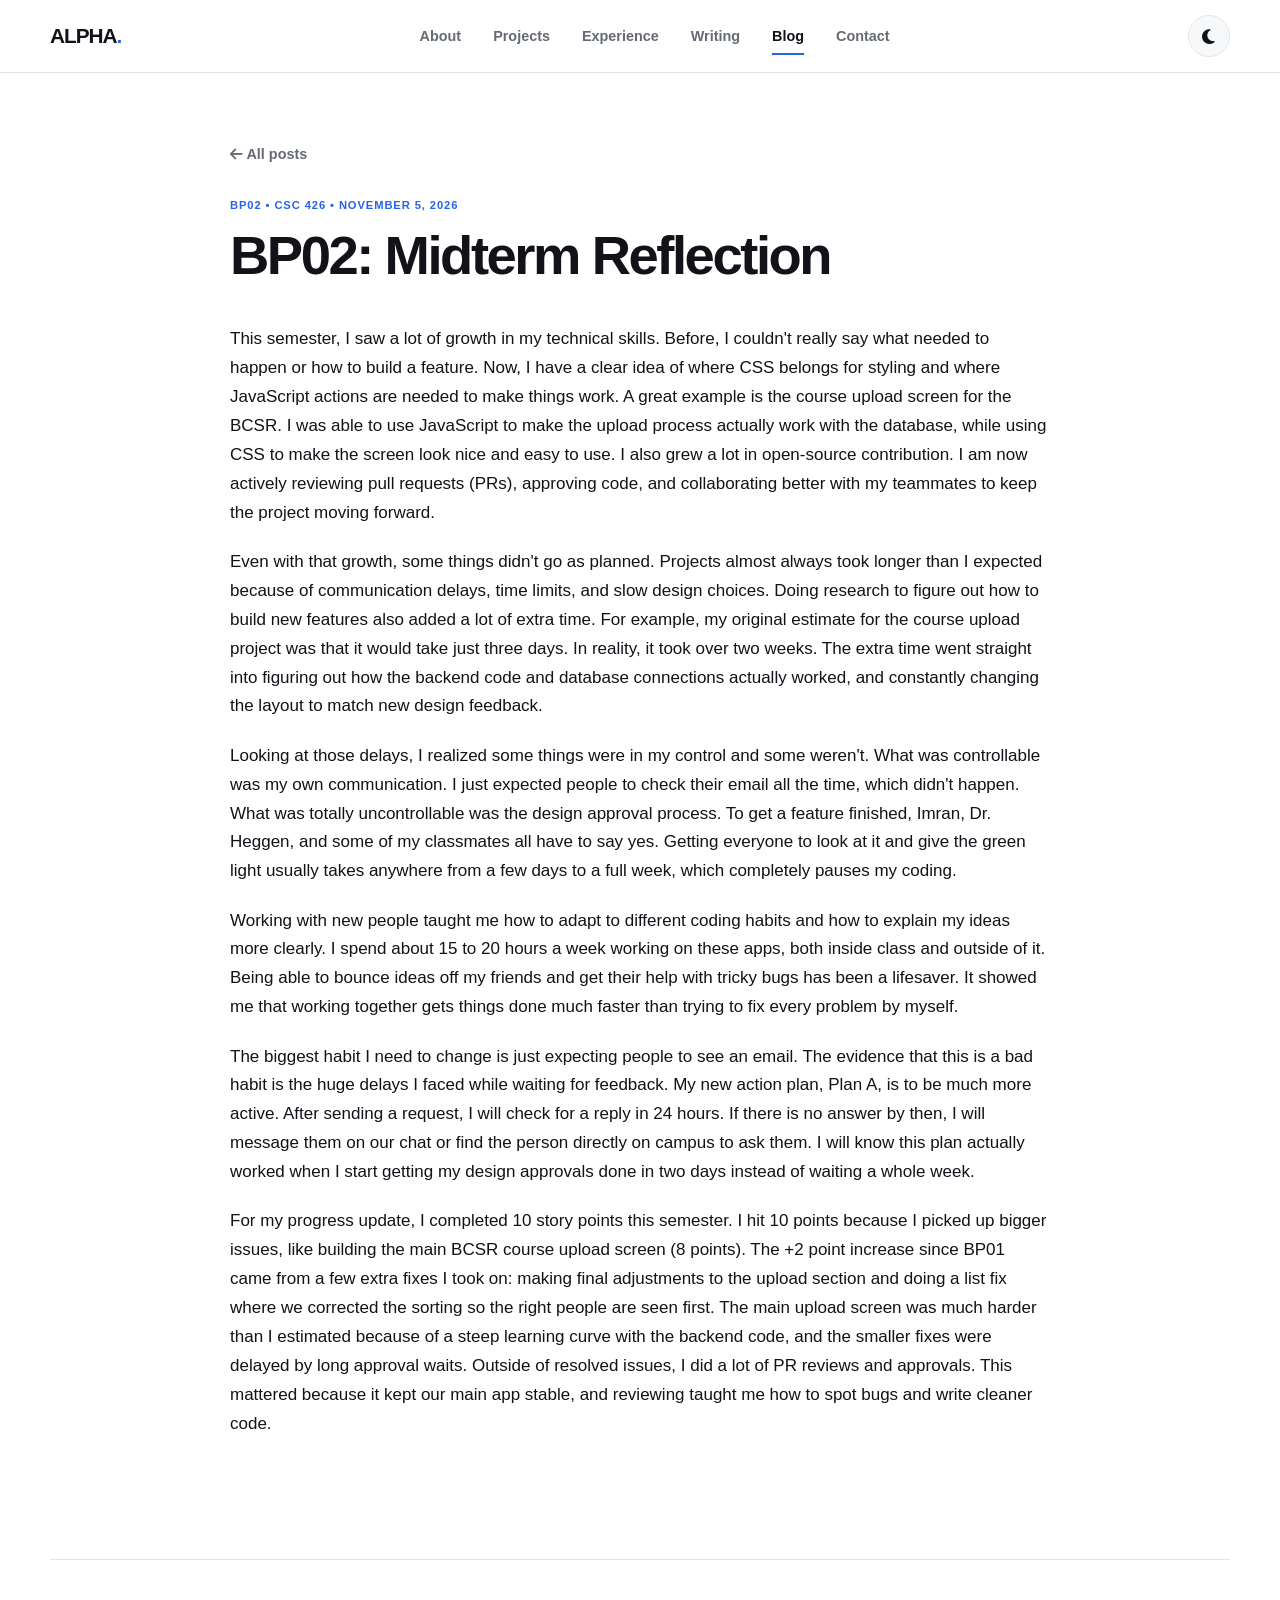
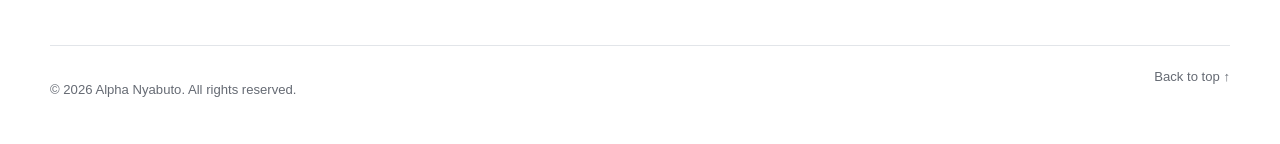
<file: blog/bp02.html>
<!DOCTYPE html>
<html lang="en">
<head>
  <meta charset="UTF-8">
  <meta name="viewport" content="width=device-width, initial-scale=1.0">
  <meta name="description" content="BP02: Midterm Reflection, CSC 426 blog post by Alpha Nyabuto.">
  <title>BP02: Midterm Reflection | Alpha Nyabuto</title>
  <link rel="stylesheet" href="../style.css?v=2">
  <link rel="stylesheet" href="https://cdnjs.cloudflare.com/ajax/libs/font-awesome/6.5.2/css/all.min.css">
</head>
<body>

  <nav class="navbar">
    <div class="nav-container">
      <a href="../index.html#home" class="logo">ALPHA<span>.</span></a>
      <div class="nav-links">
        <a href="../index.html#about">About</a>
        <a href="../index.html#projects">Projects</a>
        <a href="../index.html#experience">Experience</a>
        <a href="../index.html#writing">Writing</a>
        <a href="index.html" class="current">Blog</a>
        <a href="../index.html#contact">Contact</a>
      </div>
      <button id="theme-toggle" aria-label="Toggle dark mode"><i class="fa-solid fa-moon"></i></button>
    </div>
  </nav>

  <main class="blog-page" id="top">

    <article class="blog-post">

      <a href="index.html" class="blog-back">
        <i class="fa-solid fa-arrow-left"></i> All posts
      </a>

      <header class="blog-post-header">
        <p class="blog-meta">BP02 &bull; CSC 426 &bull; NOVEMBER 5, 2026</p>
        <h1>BP02: Midterm Reflection</h1>
      </header>

      <div class="blog-post-body">

        <p>This semester, I saw a lot of growth in my technical skills. Before, I couldn&#39;t really say what needed to happen or how to build a feature. Now, I have a clear idea of where CSS belongs for styling and where JavaScript actions are needed to make things work. A great example is the course upload screen for the BCSR. I was able to use JavaScript to make the upload process actually work with the database, while using CSS to make the screen look nice and easy to use. I also grew a lot in open-source contribution. I am now actively reviewing pull requests (PRs), approving code, and collaborating better with my teammates to keep the project moving forward.</p>

        <p>Even with that growth, some things didn&#39;t go as planned. Projects almost always took longer than I expected because of communication delays, time limits, and slow design choices. Doing research to figure out how to build new features also added a lot of extra time. For example, my original estimate for the course upload project was that it would take just three days. In reality, it took over two weeks. The extra time went straight into figuring out how the backend code and database connections actually worked, and constantly changing the layout to match new design feedback.</p>

        <p>Looking at those delays, I realized some things were in my control and some weren&#39;t. What was controllable was my own communication. I just expected people to check their email all the time, which didn&#39;t happen. What was totally uncontrollable was the design approval process. To get a feature finished, Imran, Dr. Heggen, and some of my classmates all have to say yes. Getting everyone to look at it and give the green light usually takes anywhere from a few days to a full week, which completely pauses my coding.</p>

        <p>Working with new people taught me how to adapt to different coding habits and how to explain my ideas more clearly. I spend about 15 to 20 hours a week working on these apps, both inside class and outside of it. Being able to bounce ideas off my friends and get their help with tricky bugs has been a lifesaver. It showed me that working together gets things done much faster than trying to fix every problem by myself.</p>

        <p>The biggest habit I need to change is just expecting people to see an email. The evidence that this is a bad habit is the huge delays I faced while waiting for feedback. My new action plan, Plan A, is to be much more active. After sending a request, I will check for a reply in 24 hours. If there is no answer by then, I will message them on our chat or find the person directly on campus to ask them. I will know this plan actually worked when I start getting my design approvals done in two days instead of waiting a whole week.</p>

        <p>For my progress update, I completed 10 story points this semester. I hit 10 points because I picked up bigger issues, like building the main BCSR course upload screen (8 points). The +2 point increase since BP01 came from a few extra fixes I took on: making final adjustments to the upload section and doing a list fix where we corrected the sorting so the right people are seen first. The main upload screen was much harder than I estimated because of a steep learning curve with the backend code, and the smaller fixes were delayed by long approval waits. Outside of resolved issues, I did a lot of PR reviews and approvals. This mattered because it kept our main app stable, and reviewing taught me how to spot bugs and write cleaner code.</p>

      </div>

    </article>

  </main>

  <footer>
    <div class="footer-bottom">
      <p>&copy; 2026 Alpha Nyabuto. All rights reserved.</p>
      <a href="#top">Back to top &uarr;</a>
    </div>
  </footer>

  <script src="../script.js"></script>
</body>
</html>
</file>
<file: style.css>
/* =========================================================
   ALPHA NYABUTO — PORTFOLIO
========================================================= */

:root {
  --bg: #ffffff;
  --surface: #f7f8fa;
  --surface-2: #eef1f5;

  --text: #111318;
  --muted: #656a73;
  --border: #e2e5e9;

  --accent: #2563eb;
  --accent-hover: #1d4ed8;

  --nav-bg: rgba(255, 255, 255, 0.9);

  --shadow: 0 20px 60px rgba(0, 0, 0, 0.08);

  --radius: 20px;
}


/* =========================================================
   DARK MODE
========================================================= */

body.dark {
  --bg: #0b0d10;
  --surface: #13161b;
  --surface-2: #1a1e24;

  --text: #f5f6f7;
  --muted: #a6abb4;
  --border: #292d34;

  --accent: #60a5fa;
  --accent-hover: #93c5fd;

  --nav-bg: rgba(11, 13, 16, 0.9);

  --shadow: 0 20px 60px rgba(0, 0, 0, 0.35);
}


/* =========================================================
   RESET
========================================================= */

* {
  box-sizing: border-box;
}

html {
  scroll-behavior: smooth;
}

body {
  margin: 0;
  padding: 0;

  width: 100%;
  min-height: 100vh;

  background: var(--bg);
  color: var(--text);

  font-family:
    -apple-system,
    BlinkMacSystemFont,
    "Segoe UI",
    Helvetica,
    Arial,
    sans-serif;

  font-size: 17px;
  line-height: 1.7;

  overflow-x: hidden;

  transition:
    background 0.3s ease,
    color 0.3s ease;
}

a {
  color: inherit;
  text-decoration: none;
}

img {
  display: block;
  max-width: 100%;
}

button {
  font: inherit;
}


/* =========================================================
   NAVIGATION
========================================================= */

.navbar {
  position: fixed;

  top: 0;
  left: 0;
  right: 0;

  width: 100%;

  z-index: 9999;

  background: var(--nav-bg);

  border-bottom: 1px solid var(--border);

  backdrop-filter: blur(18px);
  -webkit-backdrop-filter: blur(18px);
}

.nav-container {
  width: min(1180px, calc(100% - 48px));

  margin: 0 auto;

  min-height: 72px;

  display: flex;
  align-items: center;
  justify-content: space-between;

  gap: 30px;
}

.logo {
  font-size: 1.3rem;
  font-weight: 900;

  letter-spacing: -0.05em;
}

.logo span {
  color: var(--accent);
}

.nav-links {
  display: flex;
  align-items: center;

  gap: 32px;
}

.nav-links a {
  position: relative;

  color: var(--muted);

  font-size: 0.9rem;
  font-weight: 600;
}

.nav-links a::after {
  content: "";

  position: absolute;

  left: 0;
  bottom: -7px;

  width: 0;
  height: 2px;

  background: var(--accent);

  transition: width 0.25s ease;
}

.nav-links a:hover,
.nav-links a.current {
  color: var(--text);
}

.nav-links a:hover::after,
.nav-links a.current::after {
  width: 100%;
}


/* =========================================================
   THEME BUTTON
========================================================= */

#theme-toggle {
  width: 42px;
  height: 42px;

  flex-shrink: 0;

  border-radius: 50%;

  border: 1px solid var(--border);

  background: var(--surface);
  color: var(--text);

  cursor: pointer;

  display: flex;
  align-items: center;
  justify-content: center;

  transition:
    transform 0.2s ease,
    border-color 0.2s ease,
    background 0.2s ease;
}

#theme-toggle:hover {
  transform: rotate(12deg);

  border-color: var(--accent);
}


/* =========================================================
   HERO
========================================================= */

.hero {
  width: min(1180px, calc(100% - 48px));

  min-height: 100vh;

  margin: 0 auto;

  padding: 130px 0 80px;

  display: flex;
  align-items: center;
}

.hero-content {
  width: 100%;

  display: grid;

  grid-template-columns:
    minmax(0, 1.15fr)
    minmax(330px, 0.85fr);

  gap: 80px;

  align-items: center;
}

.hero-text {
  min-width: 0;
}


/* =========================================================
   SMALL LABELS
========================================================= */

.eyebrow,
.section-label,
.project-type,
.company {
  margin-top: 0;

  color: var(--accent);

  font-size: 0.75rem;
  font-weight: 800;

  letter-spacing: 0.14em;

  text-transform: uppercase;
}


/* =========================================================
   HERO TYPOGRAPHY
========================================================= */

.hero h1 {
  max-width: 720px;

  margin: 10px 0 24px;

  font-size: clamp(4rem, 7vw, 6.5rem);

  line-height: 0.92;

  letter-spacing: -0.07em;
}

.hero h1 span {
  display: block;

  color: var(--muted);

  font-weight: 500;
}

.hero h2 {
  margin: 0 0 20px;

  font-size: clamp(1.5rem, 3vw, 2.4rem);

  line-height: 1.2;

  letter-spacing: -0.04em;
}

.hero h2 span {
  color: var(--accent);
}

.hero-description {
  max-width: 640px;

  margin: 0 0 30px;

  color: var(--muted);

  font-size: 1.05rem;
}


/* =========================================================
   HERO BUTTONS
========================================================= */

.hero-buttons {
  display: flex;
  flex-wrap: wrap;

  gap: 12px;

  margin-bottom: 28px;
}

.btn {
  min-height: 50px;

  padding: 0 21px;

  border-radius: 10px;

  display: inline-flex;
  align-items: center;
  justify-content: center;

  gap: 9px;

  font-size: 0.9rem;
  font-weight: 700;

  transition:
    transform 0.2s ease,
    background 0.2s ease,
    border-color 0.2s ease;
}

.primary-btn {
  background: var(--accent);
  color: #ffffff;
}

.primary-btn:hover {
  background: var(--accent-hover);

  transform: translateY(-3px);
}

.secondary-btn {
  background: var(--surface);
  color: var(--text);

  border: 1px solid var(--border);
}

.secondary-btn:hover {
  border-color: var(--accent);

  transform: translateY(-3px);
}


/* =========================================================
   HERO SOCIALS
========================================================= */

.hero-socials {
  display: flex;
  align-items: center;

  gap: 18px;
}

.hero-socials a {
  color: var(--muted);

  font-size: 1.25rem;

  transition:
    color 0.2s ease,
    transform 0.2s ease;
}

.hero-socials a:hover {
  color: var(--accent);

  transform: translateY(-3px);
}


/* =========================================================
   HERO PROFILE PHOTO
========================================================= */

.hero-image {
  display: flex;
  justify-content: center;
  align-items: center;
}

.profile-card {
  position: relative;

  width: min(100%, 400px);

  aspect-ratio: 4 / 5;

  overflow: hidden;

  border-radius: 32px;

  border: 1px solid var(--border);

  background: var(--surface);

  box-shadow: 0 30px 70px rgba(0, 0, 0, 0.16);

  transform: rotate(2deg);

  transition:
    transform 0.4s ease,
    box-shadow 0.4s ease;
}

.profile-photo {
  position: absolute;

  inset: 0;

  width: 100%;
  height: 100%;

  object-fit: cover;
  object-position: center center;

  transition: transform 0.6s ease;
}

.profile-overlay {
  position: absolute;

  inset: 0;

  z-index: 1;

  background:
    linear-gradient(
      to bottom,
      rgba(0, 0, 0, 0) 35%,
      rgba(0, 0, 0, 0.08) 52%,
      rgba(0, 0, 0, 0.82) 100%
    );
}

.profile-card-content {
  position: absolute;

  left: 0;
  right: 0;
  bottom: 0;

  z-index: 2;

  padding: 30px;

  display: flex;
  flex-direction: column;

  align-items: flex-start;
  justify-content: flex-end;
}

.code-icon {
  width: 54px;
  height: 54px;

  margin-bottom: 14px;

  border-radius: 14px;

  background: var(--accent);

  color: #ffffff;

  display: flex;
  align-items: center;
  justify-content: center;

  font-size: 1.5rem;

  box-shadow:
    0 10px 30px rgba(37, 99, 235, 0.4);
}

.profile-card-content p {
  margin: 0;

  color: #ffffff;

  font-size: 0.9rem;
  font-weight: 700;
}

.profile-card:hover {
  transform:
    rotate(0deg)
    translateY(-8px);

  box-shadow:
    0 35px 90px rgba(0, 0, 0, 0.22);
}

.profile-card:hover .profile-photo {
  transform: scale(1.045);
}


/* =========================================================
   GENERAL SECTIONS
========================================================= */

.section {
  width: min(1180px, calc(100% - 48px));

  margin: 0 auto;

  padding: 110px 0;

  border-top: 1px solid var(--border);
}

.section-title {
  margin: 10px 0 45px;

  font-size: clamp(2.5rem, 5vw, 4rem);

  line-height: 1.05;

  letter-spacing: -0.055em;
}

.section-heading {
  margin-bottom: 45px;

  display: flex;

  justify-content: space-between;
  align-items: end;

  gap: 40px;
}

.section-heading .section-title {
  margin-bottom: 0;
}

.section-heading > p {
  max-width: 430px;

  margin-bottom: 0;

  color: var(--muted);
}


/* =========================================================
   ABOUT
========================================================= */

.about-grid {
  margin-top: 25px;

  display: grid;

  grid-template-columns: 1fr 1fr;

  gap: 80px;
}

.about-grid h2 {
  margin: 0;

  font-size: clamp(2.6rem, 5vw, 4.5rem);

  line-height: 1.03;

  letter-spacing: -0.06em;
}

.about-grid h2 span {
  display: block;

  color: var(--accent);
}

.about-content p {
  margin-top: 0;
  margin-bottom: 20px;

  color: var(--muted);

  font-size: 1.04rem;
}


/* =========================================================
   SKILLS
========================================================= */

.skills-section {
  text-align: center;
}

.skill-container {
  max-width: 950px;

  margin: 0 auto;

  display: flex;
  flex-wrap: wrap;

  justify-content: center;

  gap: 12px;
}

.skill-container span {
  padding: 10px 17px;

  background: var(--surface);

  border: 1px solid var(--border);

  border-radius: 999px;

  font-size: 0.9rem;
  font-weight: 650;

  transition:
    transform 0.2s ease,
    border-color 0.2s ease;
}

.skill-container span:hover {
  transform: translateY(-4px);

  border-color: var(--accent);
}

.skill-container i {
  margin-right: 5px;
}


/* =========================================================
   PROJECTS
========================================================= */

.project-grid {
  display: grid;

  grid-template-columns:
    repeat(2, minmax(0, 1fr));

  gap: 26px;
}

.project-card {
  overflow: hidden;

  background: var(--surface);

  border: 1px solid var(--border);

  border-radius: var(--radius);

  transition:
    transform 0.3s ease,
    box-shadow 0.3s ease,
    border-color 0.3s ease;
}

.project-card:hover {
  transform: translateY(-8px);

  border-color: var(--accent);

  box-shadow: var(--shadow);
}

.project-image {
  position: relative;

  height: 270px;

  overflow: hidden;

  background:
    linear-gradient(
      135deg,
      var(--surface-2),
      var(--surface)
    );

  display: flex;
  align-items: center;
  justify-content: center;
}

.project-image i {
  color: var(--accent);

  font-size: 5rem;

  transition: transform 0.3s ease;
}

.project-card:hover .project-image i {
  transform:
    scale(1.12)
    rotate(-4deg);
}

.project-number {
  position: absolute;

  top: 18px;
  left: 20px;

  color: var(--muted);

  font-size: 0.75rem;
  font-weight: 800;
}

.project-info {
  padding: 28px;
}

.project-info h3 {
  margin: 6px 0 12px;

  font-size: 1.5rem;

  line-height: 1.25;

  letter-spacing: -0.03em;
}

.project-info > p:not(.project-type) {
  color: var(--muted);
}

.project-tags {
  margin-top: 20px;

  display: flex;
  flex-wrap: wrap;

  gap: 8px;
}

.project-tags span {
  padding: 5px 10px;

  border-radius: 6px;

  background: var(--surface-2);

  color: var(--muted);

  font-size: 0.75rem;
  font-weight: 650;
}

.project-card:nth-child(3) {
  grid-column: 1 / -1;
}


/* =========================================================
   EXPERIENCE — CAREER ROADMAP
========================================================= */

.experience-section {
  position: relative;
}

.experience-heading {
  max-width: 700px;

  margin-bottom: 75px;
}

.experience-heading .section-title {
  margin-bottom: 20px;
}

.experience-intro {
  max-width: 620px;

  margin: 0;

  color: var(--muted);

  font-size: 1.05rem;
}


/* =========================================================
   ROADMAP CONTAINER
========================================================= */

.career-roadmap {
  position: relative;

  max-width: 1080px;

  margin: 0 auto;

  padding: 35px 0 20px;
}


/* =========================================================
   CENTER ROAD
========================================================= */

.road-line {
  position: absolute;

  top: 0;
  bottom: 135px;

  left: 50%;

  width: 6px;

  transform: translateX(-50%);

  border-radius: 999px;

  background:
    linear-gradient(
      to bottom,
      var(--accent) 0%,
      var(--accent) 80%,
      rgba(37, 99, 235, 0.18) 100%
    );

  box-shadow:
    0 0 25px rgba(37, 99, 235, 0.12);
}


/* road center dashes */

.road-line::after {
  content: "";

  position: absolute;

  top: 12px;
  bottom: 12px;

  left: 50%;

  width: 2px;

  transform: translateX(-50%);

  background:
    repeating-linear-gradient(
      to bottom,
      rgba(255, 255, 255, 0.8) 0,
      rgba(255, 255, 255, 0.8) 9px,
      transparent 9px,
      transparent 20px
    );
}


/* =========================================================
   ROADMAP STOPS
========================================================= */

.roadmap-stop {
  position: relative;

  width: 50%;

  margin-bottom: 90px;
}

.roadmap-left {
  margin-right: auto;

  padding-right: 72px;
}

.roadmap-right {
  margin-left: auto;

  padding-left: 72px;
}


/* =========================================================
   ROAD MARKERS
========================================================= */

.road-marker {
  position: absolute;

  top: 35px;

  z-index: 5;

  width: 58px;
  height: 58px;

  display: flex;
  align-items: center;
  justify-content: center;

  border-radius: 50%;

  background: var(--accent);

  color: #ffffff;

  border: 7px solid var(--bg);

  box-shadow:
    0 0 0 2px var(--accent),
    0 12px 30px rgba(37, 99, 235, 0.25);

  transition:
    transform 0.25s ease,
    box-shadow 0.25s ease;
}

.road-marker span {
  font-size: 0.72rem;

  font-weight: 900;

  letter-spacing: 0.03em;
}

.roadmap-left .road-marker {
  right: -29px;
}

.roadmap-right .road-marker {
  left: -29px;
}

.roadmap-stop:hover .road-marker {
  transform: scale(1.08);

  box-shadow:
    0 0 0 2px var(--accent),
    0 15px 40px rgba(37, 99, 235, 0.35);
}


/* =========================================================
   ROAD → CARD CONNECTORS
========================================================= */

.roadmap-stop::after {
  content: "";

  position: absolute;

  top: 63px;

  width: 46px;
  height: 2px;

  background: var(--accent);

  opacity: 0.45;
}

.roadmap-left::after {
  right: 26px;
}

.roadmap-right::after {
  left: 26px;
}


/* =========================================================
   EXPERIENCE CARDS
========================================================= */

.experience-card {
  position: relative;

  padding: 30px;

  overflow: hidden;

  background: var(--surface);

  border: 1px solid var(--border);

  border-radius: 22px;

  box-shadow:
    0 15px 45px rgba(0, 0, 0, 0.05);

  transition:
    transform 0.3s ease,
    border-color 0.3s ease,
    box-shadow 0.3s ease;
}


/* subtle blue accent */

.experience-card::before {
  content: "";

  position: absolute;

  top: 0;
  left: 0;

  width: 100%;
  height: 4px;

  background: var(--accent);

  transform: scaleX(0);

  transform-origin: left;

  transition: transform 0.35s ease;
}

.experience-card:hover {
  transform: translateY(-7px);

  border-color: var(--accent);

  box-shadow:
    0 25px 60px rgba(0, 0, 0, 0.1);
}

.experience-card:hover::before {
  transform: scaleX(1);
}


/* =========================================================
   EXPERIENCE CARD HEADER
========================================================= */

.experience-card-top {
  display: flex;

  justify-content: space-between;
  align-items: flex-start;

  gap: 20px;
}

.experience-card h3 {
  margin: 5px 0 8px;

  font-size: 1.45rem;

  line-height: 1.25;

  letter-spacing: -0.03em;
}

.experience-card .company {
  margin-bottom: 3px;
}


/* =========================================================
   EXPERIENCE ICON
========================================================= */

.experience-icon {
  width: 50px;
  height: 50px;

  flex-shrink: 0;

  display: flex;
  align-items: center;
  justify-content: center;

  border-radius: 14px;

  background:
    rgba(37, 99, 235, 0.1);

  color: var(--accent);

  font-size: 1.15rem;

  transition:
    transform 0.25s ease,
    background 0.25s ease,
    color 0.25s ease;
}

.experience-card:hover .experience-icon {
  transform: rotate(-5deg) scale(1.07);

  background: var(--accent);

  color: #ffffff;
}


/* =========================================================
   EXPERIENCE TEXT
========================================================= */

.position-subtitle {
  margin: 8px 0 16px;

  color: var(--text);

  font-size: 0.9rem;

  font-weight: 650;
}

.experience-description {
  margin: 0;

  color: var(--muted);

  font-size: 0.92rem;

  line-height: 1.7;
}


/* =========================================================
   EXPERIENCE TAGS
========================================================= */

.experience-tags {
  display: flex;
  flex-wrap: wrap;

  gap: 7px;

  margin-top: 22px;
}

.experience-tags span {
  padding: 6px 11px;

  background: var(--surface-2);

  border: 1px solid var(--border);

  border-radius: 999px;

  color: var(--muted);

  font-size: 0.68rem;
  font-weight: 700;

  transition:
    color 0.2s ease,
    border-color 0.2s ease,
    transform 0.2s ease;
}

.experience-tags span:hover {
  color: var(--accent);

  border-color: var(--accent);

  transform: translateY(-2px);
}


/* =========================================================
   ROADMAP END
========================================================= */

.roadmap-end {
  position: relative;

  z-index: 4;

  width: 280px;

  margin: 5px auto 0;

  padding: 12px 15px 0;

  text-align: center;

  background: var(--bg);
}

.end-marker {
  width: 54px;
  height: 54px;

  margin: 0 auto 15px;

  display: flex;
  align-items: center;
  justify-content: center;

  border-radius: 50%;

  background: var(--accent);

  color: #ffffff;

  box-shadow:
    0 10px 30px rgba(37, 99, 235, 0.3);

  animation: roadmapBounce 2s ease-in-out infinite;
}

.roadmap-end p {
  margin: 0;

  color: var(--accent);

  font-size: 0.67rem;
  font-weight: 900;

  letter-spacing: 0.13em;
}

.roadmap-end h3 {
  margin: 5px 0 0;

  font-size: 1.5rem;

  letter-spacing: -0.04em;
}

@keyframes roadmapBounce {
  0%,
  100% {
    transform: translateY(0);
  }

  50% {
    transform: translateY(6px);
  }
}


/* =========================================================
   ENTREPRENEURSHIP / BEC
========================================================= */

.beyond-section {
  width: 100%;

  padding: 110px 24px;

  background: #111318;

  color: #ffffff;

  overflow: hidden;
}

.beyond-content {
  width: min(1180px, 100%);

  margin: 0 auto;

  display: grid;

  grid-template-columns:
    minmax(0, 1.35fr)
    minmax(300px, 0.65fr);

  align-items: center;

  gap: 80px;
}

.beyond-text {
  min-width: 0;
}

.beyond-text .section-label {
  color: #3b82f6;
}

.beyond-text h2 {
  max-width: 760px;

  margin: 10px 0 25px;

  color: #ffffff;

  font-size: clamp(3rem, 6vw, 5.5rem);

  line-height: 0.98;

  letter-spacing: -0.065em;
}

.beyond-description {
  max-width: 720px;

  margin: 0;

  color: #b7bac1;

  font-size: 1.08rem;

  line-height: 1.75;
}

.beyond-features {
  margin-top: 45px;

  display: flex;
  flex-wrap: wrap;

  gap: 30px;
}

.beyond-features div {
  display: flex;
  align-items: center;

  gap: 10px;

  color: #ffffff;

  font-weight: 700;
}

.beyond-features i {
  color: #3b82f6;

  font-size: 1.1rem;
}


/* =========================================================
   BEC LOGO
========================================================= */

.bec-logo-container {
  position: relative;

  min-height: 400px;

  display: flex;
  flex-direction: column;

  align-items: center;
  justify-content: center;

  text-align: center;
}

.bec-logo-container::before {
  content: "";

  position: absolute;

  width: 330px;
  height: 330px;

  border-radius: 50%;

  background:
    rgba(37, 99, 235, 0.12);

  filter: blur(90px);

  pointer-events: none;
}

.bec-logo {
  position: relative;

  z-index: 1;

  width: 100%;
  max-width: 370px;

  height: auto;

  object-fit: contain;

  mix-blend-mode: screen;

  filter:
    brightness(1.08)
    drop-shadow(
      0 20px 40px rgba(0, 0, 0, 0.35)
    );

  transition:
    transform 0.35s ease,
    filter 0.35s ease;
}

.bec-logo-container:hover .bec-logo {
  transform:
    scale(1.04)
    rotate(1deg);
}

.bec-logo-container p {
  position: relative;

  z-index: 1;

  margin: 15px 0 0;

  color: #8f949d;

  font-size: 0.75rem;
  font-weight: 700;

  letter-spacing: 0.1em;

  text-transform: uppercase;
}


/* =========================================================
   WRITING
========================================================= */

.writing-card {
  padding: 30px;

  background: var(--surface);

  border: 1px solid var(--border);

  border-radius: var(--radius);

  display: flex;

  justify-content: space-between;
  align-items: center;

  gap: 30px;

  transition:
    transform 0.2s ease,
    border-color 0.2s ease,
    box-shadow 0.2s ease;
}

.writing-card:hover {
  transform: translateY(-5px);

  border-color: var(--accent);

  box-shadow: var(--shadow);
}

.writing-card p {
  margin: 0;

  color: var(--accent);

  font-size: 0.7rem;
  font-weight: 800;

  letter-spacing: 0.08em;
}

.writing-card h3 {
  margin: 5px 0;

  font-size: 1.45rem;
}

.writing-card span {
  color: var(--muted);
}

.writing-card > i {
  flex-shrink: 0;

  color: var(--accent);

  font-size: 1.4rem;
}


/* =========================================================
   CONTACT / SOCIAL MEDIA
========================================================= */

.contact-section {
  width: min(1180px, calc(100% - 48px));

  margin: 0 auto;

  padding: 120px 0;

  border-top: 1px solid var(--border);
}

.contact-section > .section-label {
  text-align: center;
}

.contact-section > h2 {
  margin: 10px auto 20px;

  text-align: center;

  font-size: clamp(3rem, 7vw, 6rem);

  line-height: 0.95;

  letter-spacing: -0.065em;
}

.contact-intro {
  max-width: 650px;

  margin: 0 auto 55px;

  color: var(--muted);

  text-align: center;

  font-size: 1.05rem;
}


/* =========================================================
   SOCIAL GRID
========================================================= */

.social-grid {
  display: grid;

  grid-template-columns:
    repeat(2, minmax(0, 1fr));

  gap: 16px;

  max-width: 950px;

  margin: 0 auto;
}

.social-card {
  position: relative;

  min-height: 105px;

  padding: 22px;

  overflow: hidden;

  display: flex;
  align-items: center;

  gap: 18px;

  background: var(--surface);

  border: 1px solid var(--border);

  border-radius: 18px;

  transition:
    transform 0.25s ease,
    border-color 0.25s ease,
    box-shadow 0.25s ease;
}

.social-card:hover {
  transform: translateY(-5px);

  border-color: var(--accent);

  box-shadow: var(--shadow);
}


/* =========================================================
   SOCIAL ICONS
========================================================= */

.social-icon {
  width: 54px;
  height: 54px;

  flex-shrink: 0;

  display: flex;
  align-items: center;
  justify-content: center;

  border-radius: 14px;

  background: var(--surface-2);

  color: var(--text);

  font-size: 1.45rem;

  transition:
    transform 0.25s ease,
    background 0.25s ease,
    color 0.25s ease;
}

.social-card:hover .social-icon {
  transform: scale(1.08);
}

.youtube-icon {
  color: #ff0000;
}

.instagram-icon {
  color: #e1306c;
}

.tiktok-icon {
  color: var(--text);
}

.email-icon {
  color: var(--accent);
}


/* =========================================================
   SOCIAL INFORMATION
========================================================= */

.social-info {
  min-width: 0;

  display: flex;
  flex-direction: column;

  flex: 1;
}

.social-name {
  color: var(--text);

  font-size: 1.05rem;
  font-weight: 750;
}

.social-handle {
  margin-top: 2px;

  overflow: hidden;

  color: var(--muted);

  font-size: 0.85rem;

  text-overflow: ellipsis;

  white-space: nowrap;
}

.social-arrow {
  flex-shrink: 0;

  color: var(--muted);

  font-size: 0.85rem;

  transition:
    color 0.25s ease,
    transform 0.25s ease;
}

.social-card:hover .social-arrow {
  color: var(--accent);

  transform: translate(3px, -3px);
}


/* =========================================================
   CONTACT CTA
========================================================= */

.contact-cta {
  margin-top: 55px;

  text-align: center;
}

.contact-cta p {
  margin-bottom: 18px;

  color: var(--muted);
}


/* =========================================================
   FOOTER
========================================================= */

footer {
  width: min(1180px, calc(100% - 48px));

  margin: 0 auto;

  padding: 50px 0 30px;

  border-top: 1px solid var(--border);
}

.footer-content {
  display: flex;

  justify-content: space-between;
  align-items: center;

  gap: 30px;
}

.footer-content p {
  margin: 5px 0;

  color: var(--muted);
}

.footer-links {
  display: flex;
  flex-wrap: wrap;

  gap: 24px;
}

.footer-links a {
  color: var(--muted);

  transition: color 0.2s ease;
}

.footer-links a:hover {
  color: var(--accent);
}

.footer-bottom {
  margin-top: 35px;

  padding-top: 20px;

  border-top: 1px solid var(--border);

  display: flex;

  justify-content: space-between;

  gap: 20px;

  color: var(--muted);

  font-size: 0.82rem;
}


/* =========================================================
   SCROLL REVEAL
========================================================= */

.reveal {
  opacity: 1;

  transform: translateY(0);
}

.js-enabled .reveal {
  opacity: 0;

  transform: translateY(35px);

  transition:
    opacity 0.7s ease,
    transform 0.7s ease;
}

.js-enabled .reveal.active {
  opacity: 1;

  transform: translateY(0);
}


/* =========================================================
   TABLET
========================================================= */

@media (max-width: 900px) {

  .nav-links {
    display: none;
  }


  /* HERO */

  .hero {
    min-height: auto;

    padding-top: 130px;
    padding-bottom: 90px;
  }

  .hero-content {
    grid-template-columns: 1fr;

    gap: 65px;
  }

  .hero h1 {
    max-width: 600px;

    font-size:
      clamp(3.5rem, 12vw, 5.5rem);
  }

  .hero-image {
    justify-content: flex-start;
  }

  .profile-card {
    max-width: 370px;
  }


  /* ABOUT */

  .about-grid {
    grid-template-columns: 1fr;

    gap: 35px;
  }


  /* PROJECTS */

  .project-grid {
    grid-template-columns: 1fr;
  }

  .project-card:nth-child(3) {
    grid-column: auto;
  }

  .section-heading {
    display: block;
  }

  .section-heading > p {
    margin-top: 15px;
  }


  /* BEC */

  .beyond-content {
    grid-template-columns: 1fr;

    gap: 45px;
  }

  .bec-logo-container {
    min-height: auto;

    align-items: flex-start;

    text-align: left;
  }

  .bec-logo {
    max-width: 300px;
  }


  /* FOOTER */

  .footer-content {
    align-items: flex-start;

    flex-direction: column;
  }

}


/* =========================================================
   ROADMAP TABLET / MOBILE
========================================================= */

@media (max-width: 800px) {

  .experience-heading {
    margin-bottom: 50px;
  }

  .career-roadmap {
    padding-left: 35px;
  }


  /* move road to left */

  .road-line {
    left: 8px;

    transform: none;
  }


  /* every card sits to right of road */

  .roadmap-stop,
  .roadmap-left,
  .roadmap-right {
    width: 100%;

    margin-left: 0;
    margin-right: 0;

    padding-left: 48px;
    padding-right: 0;

    margin-bottom: 50px;
  }


  /* markers */

  .roadmap-left .road-marker,
  .roadmap-right .road-marker {
    left: -20px;
    right: auto;
  }


  /* connectors */

  .roadmap-left::after,
  .roadmap-right::after {
    left: 8px;
    right: auto;

    width: 40px;
  }

  .experience-card {
    padding: 25px;
  }


  /* roadmap ending */

  .roadmap-end {
    width: auto;

    margin-left: 0;

    padding-left: 48px;

    text-align: left;
  }

  .end-marker {
    margin-left: -19px;
  }

}


/* =========================================================
   MOBILE
========================================================= */

@media (max-width: 700px) {

  .contact-section {
    width: min(100% - 36px, 1180px);

    padding: 90px 0;
  }

  .social-grid {
    grid-template-columns: 1fr;
  }

  .social-card {
    min-height: 90px;

    padding: 18px;
  }

  .social-icon {
    width: 48px;
    height: 48px;

    font-size: 1.25rem;
  }

  .contact-cta .btn {
    width: 100%;
  }

}


@media (max-width: 600px) {

  body {
    font-size: 16px;
  }


  /* NAV */

  .nav-container {
    width: min(100% - 32px, 1180px);

    min-height: 64px;
  }


  /* MAIN WIDTH */

  .hero,
  .section,
  .contact-section,
  footer {
    width: min(100% - 36px, 1180px);
  }


  /* HERO */

  .hero {
    padding-top: 110px;
    padding-bottom: 75px;
  }

  .hero h1 {
    font-size:
      clamp(3rem, 16vw, 4rem);
  }

  .hero h2 {
    font-size: 1.5rem;
  }

  .hero-buttons {
    flex-direction: column;
  }

  .hero-buttons .btn {
    width: 100%;
  }

  .hero-image {
    justify-content: center;
  }

  .profile-card {
    width: 100%;

    max-width: 340px;

    border-radius: 25px;
  }

  .profile-card-content {
    padding: 24px;
  }

  .code-icon {
    width: 48px;
    height: 48px;

    font-size: 1.3rem;
  }


  /* GENERAL */

  .section {
    padding-top: 80px;
    padding-bottom: 80px;
  }

  .section-title {
    margin-bottom: 30px;
  }


  /* PROJECT */

  .project-image {
    height: 210px;
  }

  .project-info {
    padding: 22px;
  }


  /* BEC */

  .beyond-section {
    padding: 85px 18px;
  }

  .beyond-text h2 {
    font-size: 3.2rem;
  }

  .beyond-features {
    flex-direction: column;

    gap: 18px;
  }

  .bec-logo-container {
    align-items: center;

    text-align: center;

    padding-top: 20px;
  }

  .bec-logo {
    max-width: 260px;
  }


  /* WRITING */

  .writing-card {
    align-items: flex-start;
  }


  /* CONTACT */

  .contact-section {
    padding-top: 95px;
    padding-bottom: 95px;
  }


  /* FOOTER */

  .footer-bottom {
    flex-direction: column;

    gap: 4px;
  }

}


/* =========================================================
   SMALL MOBILE ROADMAP
========================================================= */

@media (max-width: 500px) {

  .career-roadmap {
    padding-left: 15px;
  }

  .roadmap-stop,
  .roadmap-left,
  .roadmap-right {
    padding-left: 40px;
  }

  .experience-card {
    padding: 20px;

    border-radius: 16px;
  }

  .experience-card-top {
    gap: 10px;
  }

  .experience-icon {
    width: 42px;
    height: 42px;

    font-size: 1rem;
  }

  .experience-card h3 {
    font-size: 1.2rem;
  }

  .experience-description {
    font-size: 0.88rem;
  }

  .road-marker {
    width: 48px;
    height: 48px;

    border-width: 6px;
  }

  .roadmap-left .road-marker,
  .roadmap-right .road-marker {
    left: -16px;
  }

  .roadmap-left::after,
  .roadmap-right::after {
    width: 33px;
  }

  .roadmap-end {
    padding-left: 40px;
  }

  .end-marker {
    margin-left: -16px;
  }

}


/* =========================================================
   ACCESSIBILITY / REDUCED MOTION
========================================================= */

@media (prefers-reduced-motion: reduce) {

  html {
    scroll-behavior: auto;
  }

  *,
  *::before,
  *::after {
    animation-duration: 0.01ms !important;

    animation-iteration-count: 1 !important;

    transition-duration: 0.01ms !important;
  }

  .js-enabled .reveal {
    opacity: 1;

    transform: none;
  }

}

/* =========================================================
   BLOG
========================================================= */

.blog-page {
  width: min(820px, calc(100% - 48px));

  margin: 0 auto;

  padding: 140px 0 100px;
}

.blog-intro {
  max-width: 600px;

  margin: 0 0 50px;

  color: var(--muted);
}

.blog-header .section-title {
  margin-bottom: 20px;
}

.blog-list {
  display: grid;

  gap: 20px;
}

.blog-card {
  padding: 30px;

  background: var(--surface);

  border: 1px solid var(--border);

  border-radius: var(--radius);

  display: flex;

  justify-content: space-between;
  align-items: center;

  gap: 30px;

  transition:
    transform 0.2s ease,
    border-color 0.2s ease,
    box-shadow 0.2s ease;
}

.blog-card:hover {
  transform: translateY(-5px);

  border-color: var(--accent);

  box-shadow: var(--shadow);
}

.blog-card h2 {
  margin: 5px 0;

  font-size: 1.45rem;
}

.blog-card span {
  color: var(--muted);
}

.blog-card > i {
  flex-shrink: 0;

  color: var(--accent);

  font-size: 1.4rem;
}

.blog-meta {
  margin: 0;

  color: var(--accent);

  font-size: 0.7rem;
  font-weight: 800;

  letter-spacing: 0.08em;
}

.blog-back {
  display: inline-block;

  margin-bottom: 30px;

  color: var(--muted);

  font-size: 0.9rem;
  font-weight: 600;
}

.blog-back:hover {
  color: var(--accent);
}

.blog-post-header h1 {
  margin: 10px 0 40px;

  font-size: clamp(2.2rem, 5vw, 3.4rem);

  line-height: 1.1;

  letter-spacing: -0.045em;
}

.blog-post-body h2 {
  margin: 48px 0 12px;

  font-size: 1.6rem;

  letter-spacing: -0.03em;
}

.blog-post-body p {
  margin: 0 0 1.2em;
}

@media (max-width: 700px) {

  .blog-page {
    padding-top: 110px;
  }

  .blog-card {
    padding: 22px;
  }

}


/* =========================================================
   DON'T BE LATE
========================================================= */

.dbl-block {
  width: min(1180px, 100%);

  margin: 80px auto 0;
  padding-top: 70px;

  border-top: 1px solid rgba(255, 255, 255, 0.12);

  display: grid;

  grid-template-columns:
    minmax(0, 0.9fr)
    minmax(0, 1.1fr);

  align-items: center;

  gap: 70px;
}

.dbl-logo {
  width: 100%;
  max-width: 460px;

  height: auto;

  display: block;

  filter: drop-shadow(0 20px 40px rgba(0, 0, 0, 0.4));

  transition: transform 0.35s ease;
}

.dbl-logo:hover {
  transform: scale(1.04) rotate(-1deg);
}

.dbl-text .section-label {
  color: #3b82f6;
}

.dbl-text h3 {
  margin: 10px 0 18px;

  color: #ffffff;

  font-size: clamp(2rem, 4vw, 3rem);

  line-height: 1.05;

  letter-spacing: -0.045em;
}

@media (max-width: 900px) {

  .dbl-block {
    grid-template-columns: 1fr;

    gap: 35px;
  }

  .dbl-logo {
    max-width: 340px;
  }

}

.dbl-link {
  margin-top: 28px;
}
</file>
